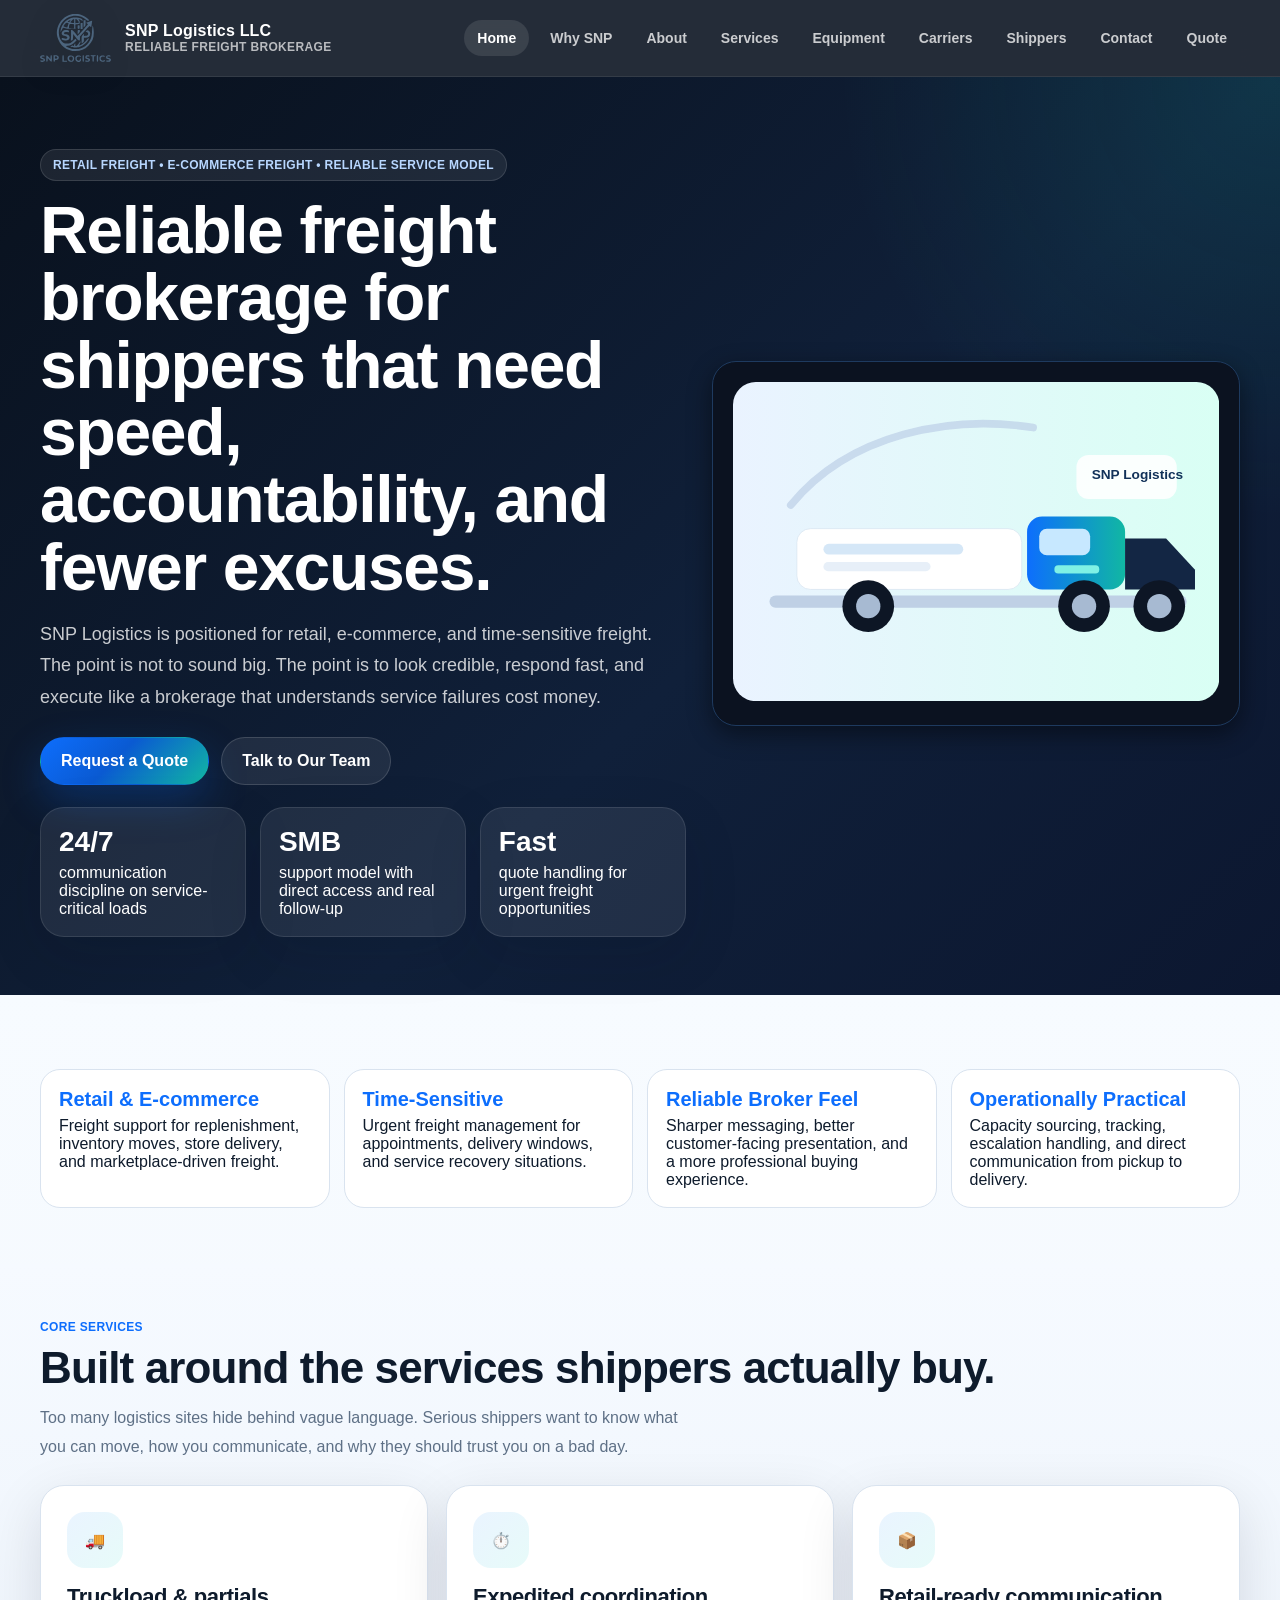
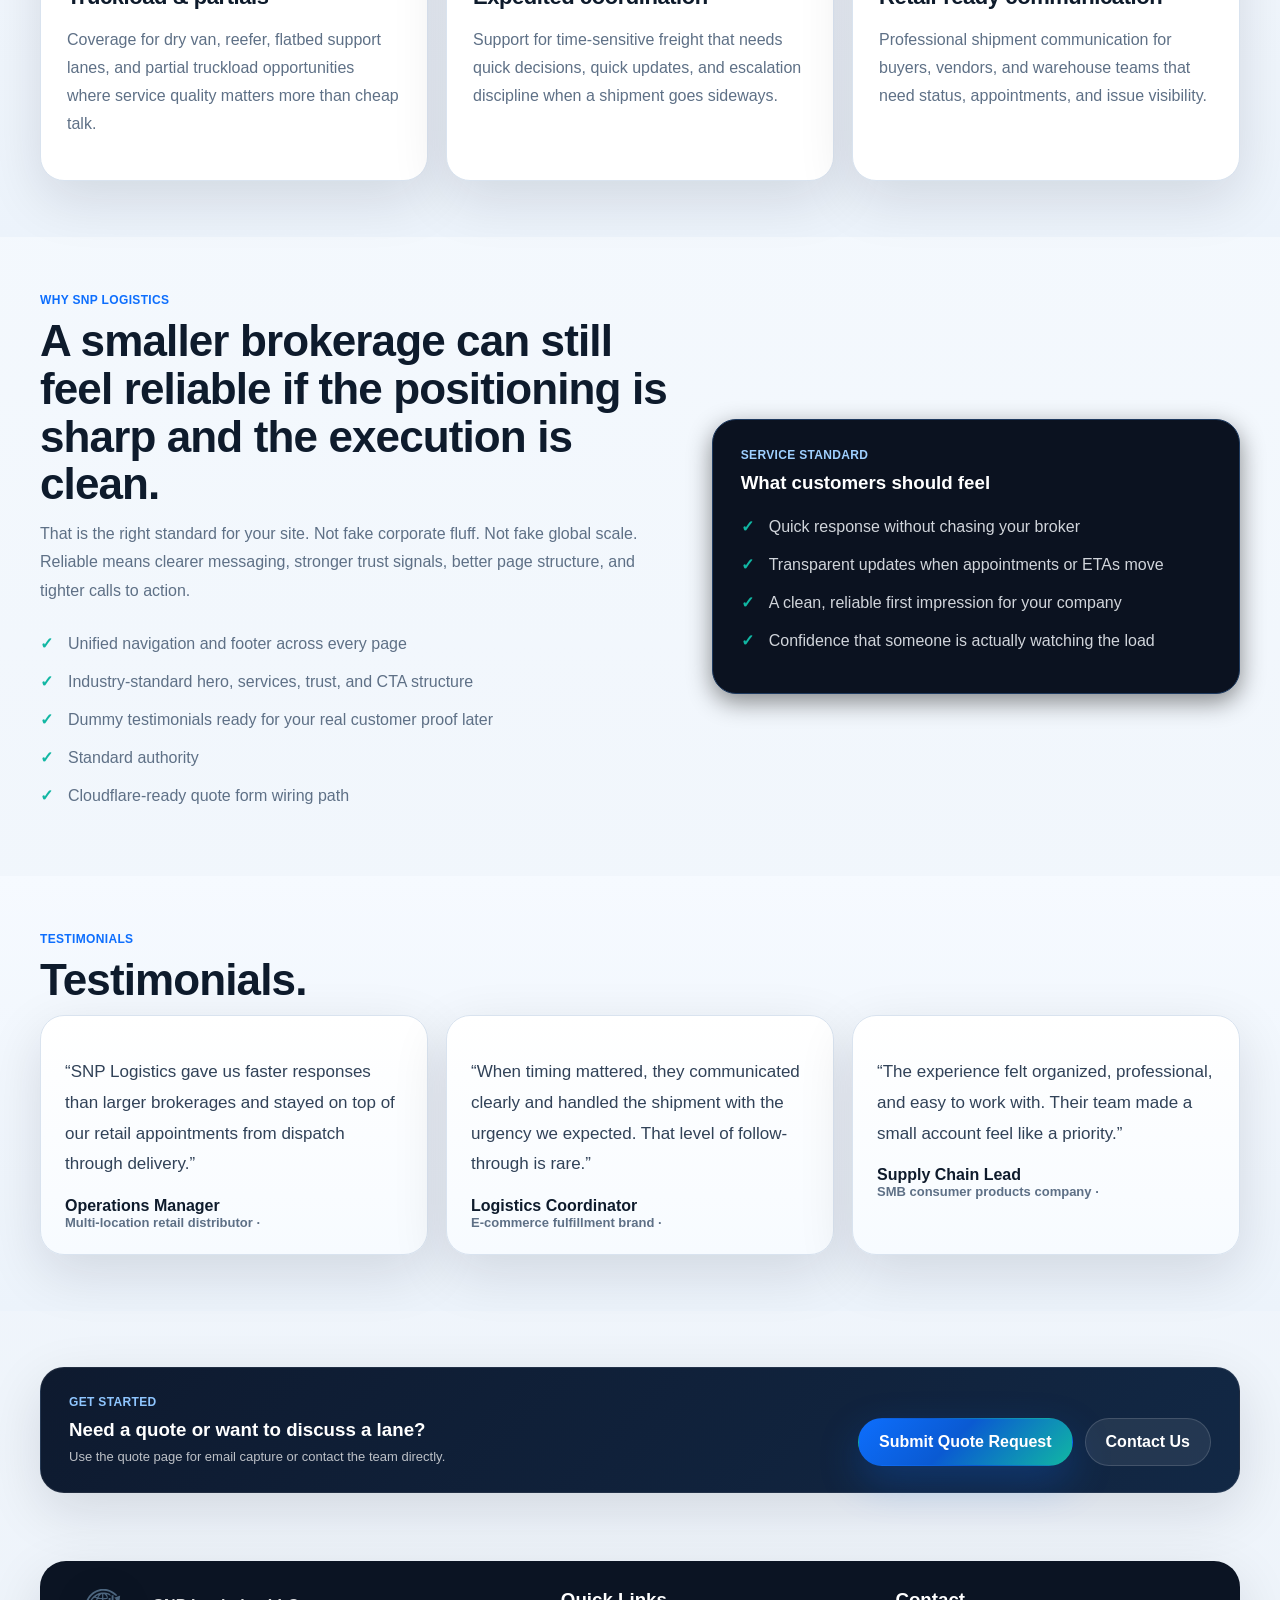
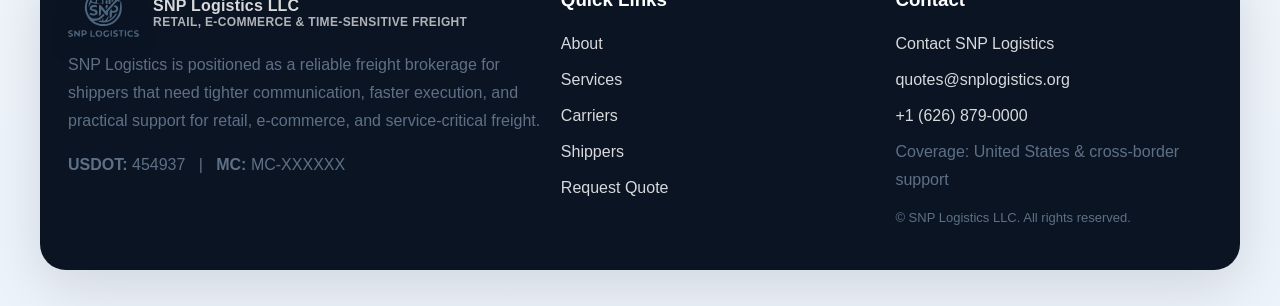
<file: index.html>
<!doctype html><html lang="en"><head><meta charset="utf-8"><meta name="viewport" content="width=device-width, initial-scale=1"><title>SNP Logistics LLC | Reliable Freight Brokerage</title><meta name="description" content="Reliable freight brokerage for retail, e-commerce, and time-sensitive freight."><style>
:root{
  --bg:#09111d;
  --bg-soft:#0f1b2e;
  --panel:#0d1727;
  --panel-2:#111f34;
  --card:#ffffff;
  --card-2:#f5f8fc;
  --text:#0e1b2c;
  --muted:#5e7086;
  --line:#d9e3ef;
  --brand:#0d6efd;
  --brand-2:#11b7a3;
  --ink:#ffffff;
  --shadow:0 18px 55px rgba(7,17,31,.12);
  --radius:24px;
  --max:1200px;
}
*{box-sizing:border-box}
html{scroll-behavior:smooth}
body{margin:0;font-family:Inter,Segoe UI,Arial,sans-serif;background:linear-gradient(180deg,#eef4fb 0%,#f7fbff 28%,#edf3fa 100%);color:var(--text)}
a{text-decoration:none;color:inherit}
img{display:block;max-width:100%}
.container{width:min(var(--max),calc(100% - 32px));margin:0 auto}
.site-header{position:sticky;top:0;z-index:40;background:rgba(8,17,29,.88);backdrop-filter:blur(16px);border-bottom:1px solid rgba(255,255,255,.08)}
.header-inner{display:flex;align-items:center;justify-content:space-between;gap:20px;padding:14px 0}
.brand{display:flex;align-items:center;gap:14px;color:#fff;font-weight:800;letter-spacing:.2px}
.brand img{height:48px;width:auto;object-fit:contain;filter:drop-shadow(0 6px 16px rgba(0,0,0,.24))}
.brand small{display:block;color:rgba(255,255,255,.68);font-size:12px;font-weight:600;letter-spacing:.35px;text-transform:uppercase}
.site-nav{display:flex;gap:8px;flex-wrap:wrap;justify-content:flex-end}
.site-nav a{padding:10px 13px;border-radius:999px;color:rgba(255,255,255,.76);font-weight:700;font-size:14px}
.site-nav a:hover,.site-nav a[aria-current="page"]{background:rgba(255,255,255,.1);color:#fff}
.hero{padding:72px 0 58px;background:radial-gradient(circle at top right,rgba(17,183,163,.14),transparent 28%),linear-gradient(135deg,#09111d,#10203a 58%,#0c1730);color:#fff}
.hero-grid,.split{display:grid;grid-template-columns:1.1fr .9fr;gap:26px;align-items:center}
.eyebrow{display:inline-flex;align-items:center;gap:8px;padding:8px 12px;border-radius:999px;background:rgba(255,255,255,.08);border:1px solid rgba(255,255,255,.12);font-size:12px;font-weight:800;letter-spacing:.32px;text-transform:uppercase;color:#b8d7ff}
.hero h1,.page-hero h1{font-size:clamp(34px,5.8vw,66px);line-height:1.02;margin:16px 0 14px;letter-spacing:-.02em}
.lead,.page-hero p{font-size:18px;line-height:1.75;color:rgba(255,255,255,.78);max-width:64ch}
.actions{display:flex;gap:12px;flex-wrap:wrap;margin-top:24px}
.btn{display:inline-flex;align-items:center;justify-content:center;padding:14px 20px;border-radius:999px;font-weight:800;border:1px solid transparent;transition:.22s ease;cursor:pointer}
.btn:hover{transform:translateY(-1px)}
.btn-primary{background:linear-gradient(135deg,var(--brand),#0a5ad2 45%,var(--brand-2));color:#fff;box-shadow:0 16px 40px rgba(13,110,253,.26)}
.btn-secondary{background:rgba(255,255,255,.08);border-color:rgba(255,255,255,.14);color:#fff}
.hero-card,.dark-card,.inline-cta,.card,.stat{border-radius:var(--radius);box-shadow:var(--shadow)}
.hero-card,.dark-card{background:#0b1220;border:1px solid #1e3a5f;box-shadow:0 8px 24px rgba(0,0,0,0.45);}
.hero-card{padding:20px}
.metric-grid{display:grid;grid-template-columns:repeat(3,1fr);gap:14px;margin-top:22px}
.stat{background:rgba(255,255,255,.08);padding:18px;border:1px solid rgba(255,255,255,.1)}
.stat strong{display:block;font-size:28px;color:#fff;margin-bottom:6px}
.section{padding:56px 0}
.section.alt{background:linear-gradient(180deg,#f6faff 0%,#ecf3fb 100%)}
.section h2{font-size:clamp(28px,4vw,44px);line-height:1.08;margin:0 0 12px;letter-spacing:-.02em}
.section-copy{max-width:72ch;color:var(--muted);line-height:1.8;margin:0 0 24px}
.grid-2,.grid-3,.grid-4{display:grid;gap:18px}
.grid-2{grid-template-columns:repeat(2,1fr)}
.grid-3{grid-template-columns:repeat(3,1fr)}
.grid-4{grid-template-columns:repeat(4,1fr)}
.card{background:#fff;border:1px solid var(--line);padding:26px}
.card h3{margin:0 0 10px;font-size:22px;letter-spacing:-.02em}
.card p,.card li,.row div,.footer-shell p,.footer-shell li,.badge-list li,.check-list li{color:var(--muted);line-height:1.75}
.kicker{font-size:12px;font-weight:900;letter-spacing:.34px;text-transform:uppercase;color:var(--brand);margin-bottom:10px}
.icon-box{width:56px;height:56px;border-radius:18px;display:grid;place-items:center;background:linear-gradient(135deg,#eaf4ff,#e7fbf9);margin-bottom:16px}
.dark-card{padding:28px;color:#fff}
.dark-card p,.dark-card li{color:#d1d5db;}
.badge-list,.check-list{list-style:none;padding:0;margin:16px 0 0}
.badge-list li,.check-list li{position:relative;padding-left:28px;margin:10px 0}
.badge-list li::before,.check-list li::before{content:'✓';position:absolute;left:0;top:0;color:var(--brand-2);font-weight:900}
.page-hero{padding:58px 0 24px;background:linear-gradient(135deg,#09111d,#10203a 58%,#0c1730);color:#fff}
.page-hero .hero-card{background:linear-gradient(180deg,rgba(255,255,255,.08),rgba(255,255,255,.04))}
.page-hero p{color:rgba(255,255,255,.78)}
.table-like{display:grid;gap:12px}
.row{display:grid;grid-template-columns:1fr 2fr;gap:16px;padding:18px 20px;background:#fff;border:1px solid var(--line);border-radius:20px}
.row strong{font-size:16px}
.inline-cta{display:flex;justify-content:space-between;align-items:center;gap:18px;padding:26px 28px;background:linear-gradient(135deg,#0e1a2f,#122845);color:#fff;border:1px solid rgba(255,255,255,.08)}
.inline-cta .small{color:rgba(255,255,255,.72)}
.quote-strip{display:grid;grid-template-columns:repeat(4,1fr);gap:14px;margin-top:18px}
.quote-strip .item{background:#fff;border:1px solid var(--line);border-radius:20px;padding:18px}
.quote-strip strong{display:block;color:var(--brand);font-size:20px;margin-bottom:6px}
.testimonial{background:linear-gradient(180deg,#fff,#f7fbff);border:1px solid var(--line);border-radius:24px;padding:24px;box-shadow:var(--shadow)}
.testimonial p{font-size:17px;line-height:1.8;color:#314258}
.testimonial .meta{margin-top:14px;font-weight:800;color:#0e1b2c}
.testimonial .meta span{display:block;font-size:13px;color:var(--muted);font-weight:600}
.form-grid{display:grid;grid-template-columns:repeat(2,1fr);gap:16px}
.form-grid .full{grid-column:1 / -1}
label{display:block;font-size:14px;font-weight:800}
input,select,textarea{width:100%;margin-top:8px;padding:14px 15px;border-radius:16px;border:1px solid #cad8e8;background:#fff;color:var(--text);font:inherit}
textarea{min-height:130px;resize:vertical}
.notice{padding:15px 18px;border-radius:16px;background:#f2f8ff;border:1px solid #cfe0f6;color:#355270}
footer.site-footer{padding:12px 0 36px}
.footer-shell{display:grid;grid-template-columns:1.2fr .8fr .8fr;gap:18px;padding:28px;background:#0b1423;color:#fff;border-radius:26px;box-shadow:var(--shadow)}
.footer-shell ul{list-style:none;padding:0;margin:0}
.footer-shell li{margin:8px 0}
.footer-shell a{color:rgba(255,255,255,.84)}
.small{font-size:13px;color:var(--muted)}
.center{text-align:center}
@media (max-width:980px){.hero-grid,.split,.grid-4,.grid-3,.grid-2,.footer-shell,.form-grid,.row,.quote-strip,.metric-grid{grid-template-columns:1fr}}
@media (max-width:860px){.header-inner{flex-direction:column;align-items:flex-start}.site-nav{justify-content:flex-start;overflow:auto;width:100%}}
</style></head><body><header class="site-header"><div class="container header-inner"><a class="brand" href="index.html" aria-label="SNP Logistics home"><img src="assets/icons/logo.svg" alt="SNP Logistics logo"><span>SNP Logistics LLC<small>Reliable Freight Brokerage</small></span></a><nav class="site-nav" aria-label="Primary"><a href="index.html" aria-current="page">Home</a><a href="why-us.html">Why SNP</a><a href="about.html">About</a><a href="services.html">Services</a><a href="equipment.html">Equipment</a><a href="carriers.html">Carriers</a><a href="shippers.html">Shippers</a><a href="contact.html">Contact</a><a href="request-quote.html">Quote</a></nav></div></header><main>
<section class="hero"><div class="container hero-grid"><div><span class="eyebrow">Retail freight • e-commerce freight • reliable service model</span><h1>Reliable freight brokerage for shippers that need speed, accountability, and fewer excuses.</h1><p class="lead">SNP Logistics is positioned for retail, e-commerce, and time-sensitive freight. The point is not to sound big. The point is to look credible, respond fast, and execute like a brokerage that understands service failures cost money.</p><div class="actions"><a class="btn btn-primary" href="request-quote.html">Request a Quote</a><a class="btn btn-secondary" href="contact.html">Talk to Our Team</a></div><div class="metric-grid"><div class="stat"><strong>24/7</strong><span>communication discipline on service-critical loads</span></div><div class="stat"><strong>SMB</strong><span>support model with direct access and real follow-up</span></div><div class="stat"><strong>Fast</strong><span>quote handling for urgent freight opportunities</span></div></div></div><div class="hero-card"><svg viewBox="0 0 640 420" xmlns="http://www.w3.org/2000/svg" role="img" aria-label="Freight truck illustration"><defs><linearGradient id="bg1" x1="0" x2="1"><stop offset="0%" stop-color="#eaf3ff"/><stop offset="100%" stop-color="#d9fff4"/></linearGradient><linearGradient id="truck" x1="0" x2="1"><stop offset="0%" stop-color="#0d6efd"/><stop offset="100%" stop-color="#11b7a3"/></linearGradient></defs><rect width="640" height="420" rx="30" fill="url(#bg1)"/><path d="M56 289h533" stroke="#bfd0e5" stroke-width="16" stroke-linecap="round"/><rect x="84" y="193" width="296" height="80" rx="18" fill="#fff" stroke="#d8e5f1"/><rect x="387" y="177" width="129" height="96" rx="20" fill="url(#truck)"/><path d="M516 206h54l38 41v26h-92z" fill="#132644"/><rect x="403" y="193" width="67" height="35" rx="10" fill="#c7e8ff"/><circle cx="178" cy="295" r="34" fill="#0d1625"/><circle cx="178" cy="295" r="16" fill="#a7bad2"/><circle cx="462" cy="295" r="34" fill="#0d1625"/><circle cx="462" cy="295" r="16" fill="#a7bad2"/><circle cx="561" cy="295" r="34" fill="#0d1625"/><circle cx="561" cy="295" r="16" fill="#a7bad2"/><rect x="119" y="213" width="184" height="14" rx="7" fill="#d5e7f7"/><rect x="119" y="237" width="141" height="12" rx="6" fill="#e7eff8"/><rect x="423" y="241" width="59" height="11" rx="5" fill="#7ff1e5"/><path d="M76 162c78-95 212-119 319-102" stroke="#bfd2e8" stroke-width="10" stroke-linecap="round" fill="none" opacity=".75"/><rect x="452" y="96" width="132" height="58" rx="16" fill="#fff" opacity=".88"/><text x="472" y="128" font-family="Arial, sans-serif" font-size="18" font-weight="700" fill="#123259">SNP Logistics</text></svg></div></div></section>
<section class="section"><div class="container"><div class="quote-strip"><div class="item"><strong>Retail &amp; E-commerce</strong><span>Freight support for replenishment, inventory moves, store delivery, and marketplace-driven freight.</span></div><div class="item"><strong>Time-Sensitive</strong><span>Urgent freight management for appointments, delivery windows, and service recovery situations.</span></div><div class="item"><strong>Reliable Broker Feel</strong><span>Sharper messaging, better customer-facing presentation, and a more professional buying experience.</span></div><div class="item"><strong>Operationally Practical</strong><span>Capacity sourcing, tracking, escalation handling, and direct communication from pickup to delivery.</span></div></div></div></section>
<section class="section alt"><div class="container"><div class="kicker">Core Services</div><h2>Built around the services shippers actually buy.</h2><p class="section-copy">Too many logistics sites hide behind vague language. Serious shippers want to know what you can move, how you communicate, and why they should trust you on a bad day.</p><div class="grid-3"><article class="card"><div class="icon-box">🚚</div><h3>Truckload &amp; partials</h3><p>Coverage for dry van, reefer, flatbed support lanes, and partial truckload opportunities where service quality matters more than cheap talk.</p></article><article class="card"><div class="icon-box">⏱️</div><h3>Expedited coordination</h3><p>Support for time-sensitive freight that needs quick decisions, quick updates, and escalation discipline when a shipment goes sideways.</p></article><article class="card"><div class="icon-box">📦</div><h3>Retail-ready communication</h3><p>Professional shipment communication for buyers, vendors, and warehouse teams that need status, appointments, and issue visibility.</p></article></div></div></section>
<section class="section"><div class="container split"><article><div class="kicker">Why SNP Logistics</div><h2>A smaller brokerage can still feel reliable if the positioning is sharp and the execution is clean.</h2><p class="section-copy">That is the right standard for your site. Not fake corporate fluff. Not fake global scale. Reliable means clearer messaging, stronger trust signals, better page structure, and tighter calls to action.</p><ul class="check-list"><li>Unified navigation and footer across every page</li><li>Industry-standard hero, services, trust, and CTA structure</li><li>Dummy testimonials ready for your real customer proof later</li><li>Standard authority </li><li>Cloudflare-ready quote form wiring path</li></ul></article><aside class="dark-card"><div class="kicker" style="color:#9fd0ff">Service standard</div><h3 style="margin-top:0">What customers should feel</h3><ul class="badge-list"><li>Quick response without chasing your broker</li><li>Transparent updates when appointments or ETAs move</li><li>A clean, reliable first impression for your company</li><li>Confidence that someone is actually watching the load</li></ul></aside></div></section>
<section class="section alt"><div class="container"><div class="kicker">Testimonials</div><h2>Testimonials.</h2><div class="grid-3"><article class="testimonial"><p>“SNP Logistics gave us faster responses than larger brokerages and stayed on top of our retail appointments from dispatch through delivery.”</p><div class="meta">Operations Manager<span>Multi-location retail distributor ·</span></div></article><article class="testimonial"><p>“When timing mattered, they communicated clearly and handled the shipment with the urgency we expected. That level of follow-through is rare.”</p><div class="meta">Logistics Coordinator<span>E-commerce fulfillment brand · </span></div></article><article class="testimonial"><p>“The experience felt organized, professional, and easy to work with. Their team made a small account feel like a priority.”</p><div class="meta">Supply Chain Lead<span>SMB consumer products company · </span></div></article></div></div></section>
<section class="section"><div class="container"><div class="inline-cta"><div><div class="kicker" style="color:#8fc6ff">Get started</div><h3 style="margin:0 0 8px">Need a quote or want to discuss a lane?</h3><div class="small">Use the quote page for email capture or contact the team directly.</div></div><div class="actions"><a class="btn btn-primary" href="request-quote.html">Submit Quote Request</a><a class="btn btn-secondary" href="contact.html">Contact Us</a></div></div></div></section>
</main><footer class="site-footer"><div class="container"><div class="footer-shell"><div><a class="brand" href="index.html" aria-label="SNP Logistics home"><img src="assets/icons/logo.svg" alt="SNP Logistics logo"><span>SNP Logistics LLC<small>Retail, e-commerce &amp; time-sensitive freight</small></span></a><p style="margin-top:14px">SNP Logistics is positioned as a reliable freight brokerage for shippers that need tighter communication, faster execution, and practical support for retail, e-commerce, and service-critical freight.</p><p><strong>USDOT:</strong> 454937 &nbsp; | &nbsp; <strong>MC:</strong> MC-XXXXXX<br><span class="small"></span></p></div><div><h3 style="margin-top:0">Quick Links</h3><ul><li><a href="about.html">About</a></li><li><a href="services.html">Services</a></li><li><a href="carriers.html">Carriers</a></li><li><a href="shippers.html">Shippers</a></li><li><a href="request-quote.html">Request Quote</a></li></ul></div><div><h3 style="margin-top:0">Contact</h3><ul><li><a href="contact.html">Contact SNP Logistics</a></li><li><a href="mailto:manager@snplogistics.org">quotes@snplogistics.org</a></li><li><a href="tel:+1-626-879-0000">+1 (626) 879-0000</a></li><li>Coverage: United States &amp; cross-border support</li></ul><p class="small">© SNP Logistics LLC. All rights reserved.</p></div></div></div></footer></body></html>
</file>
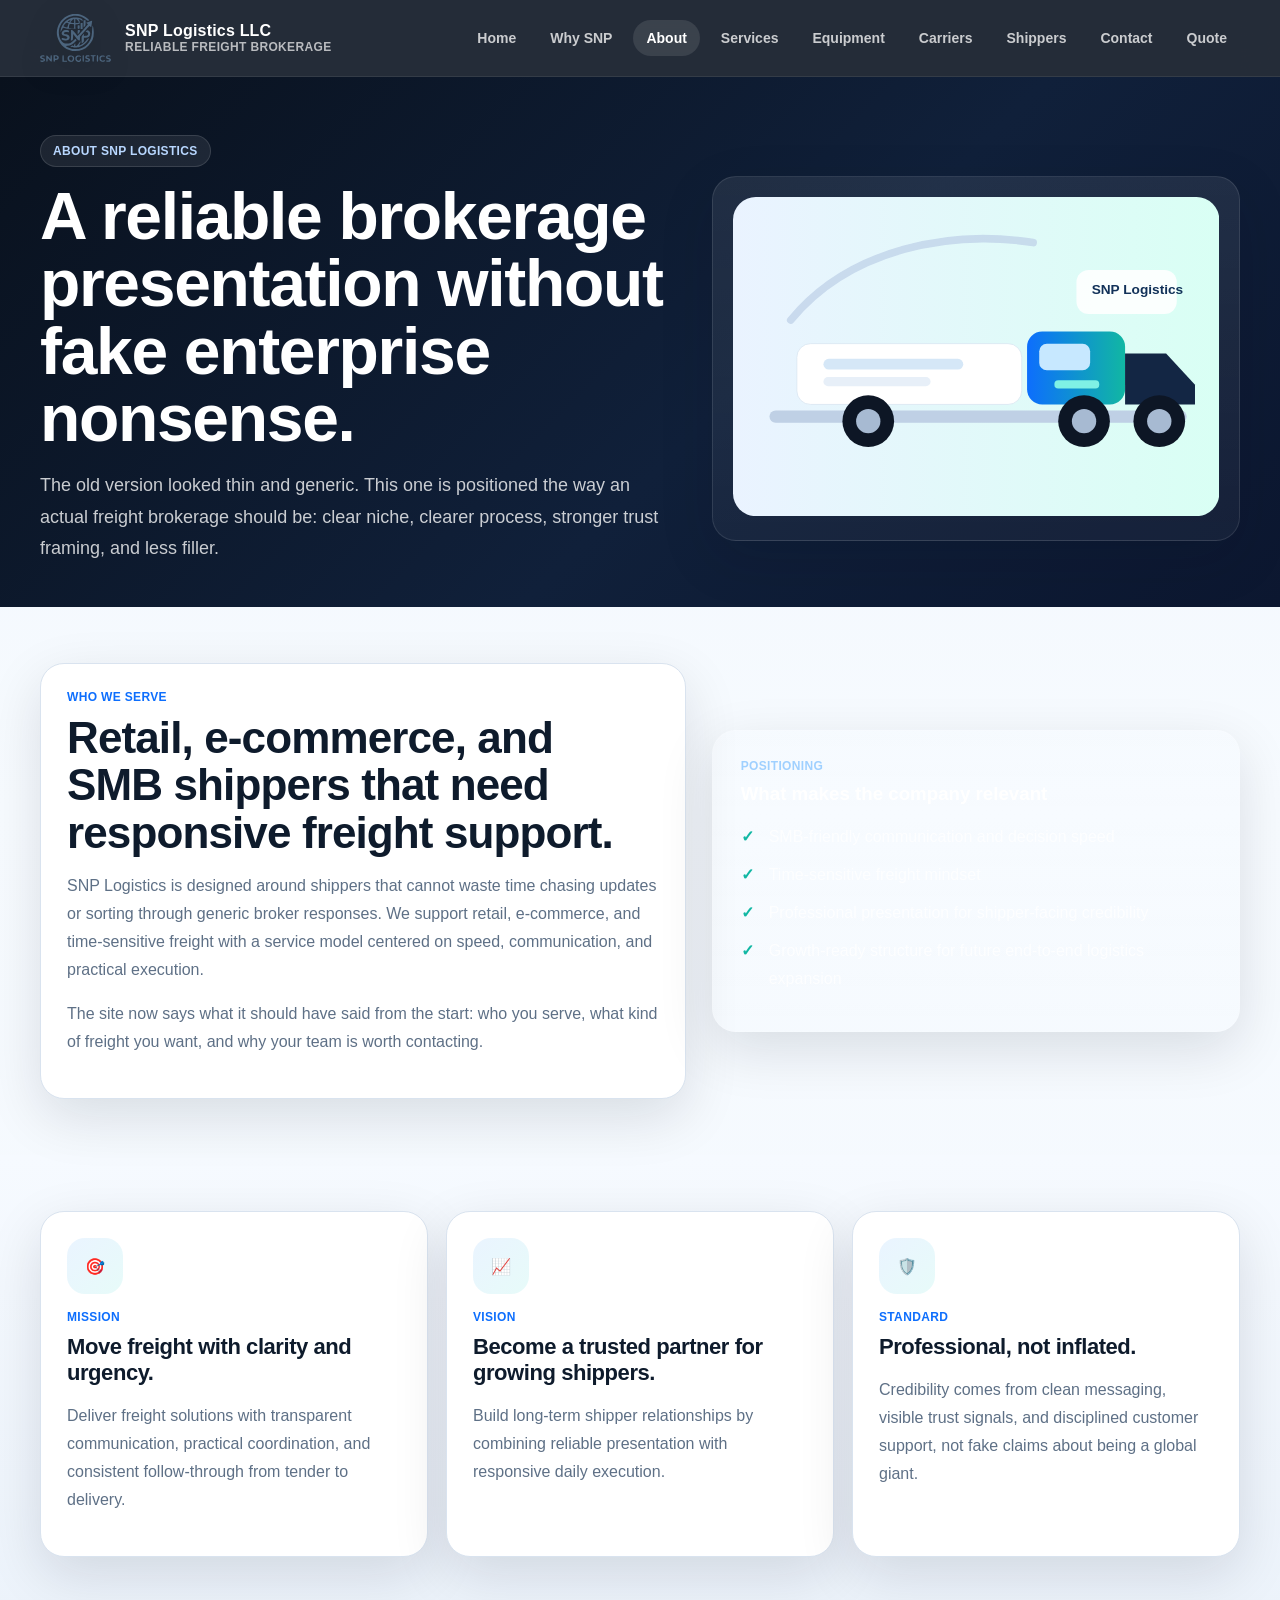
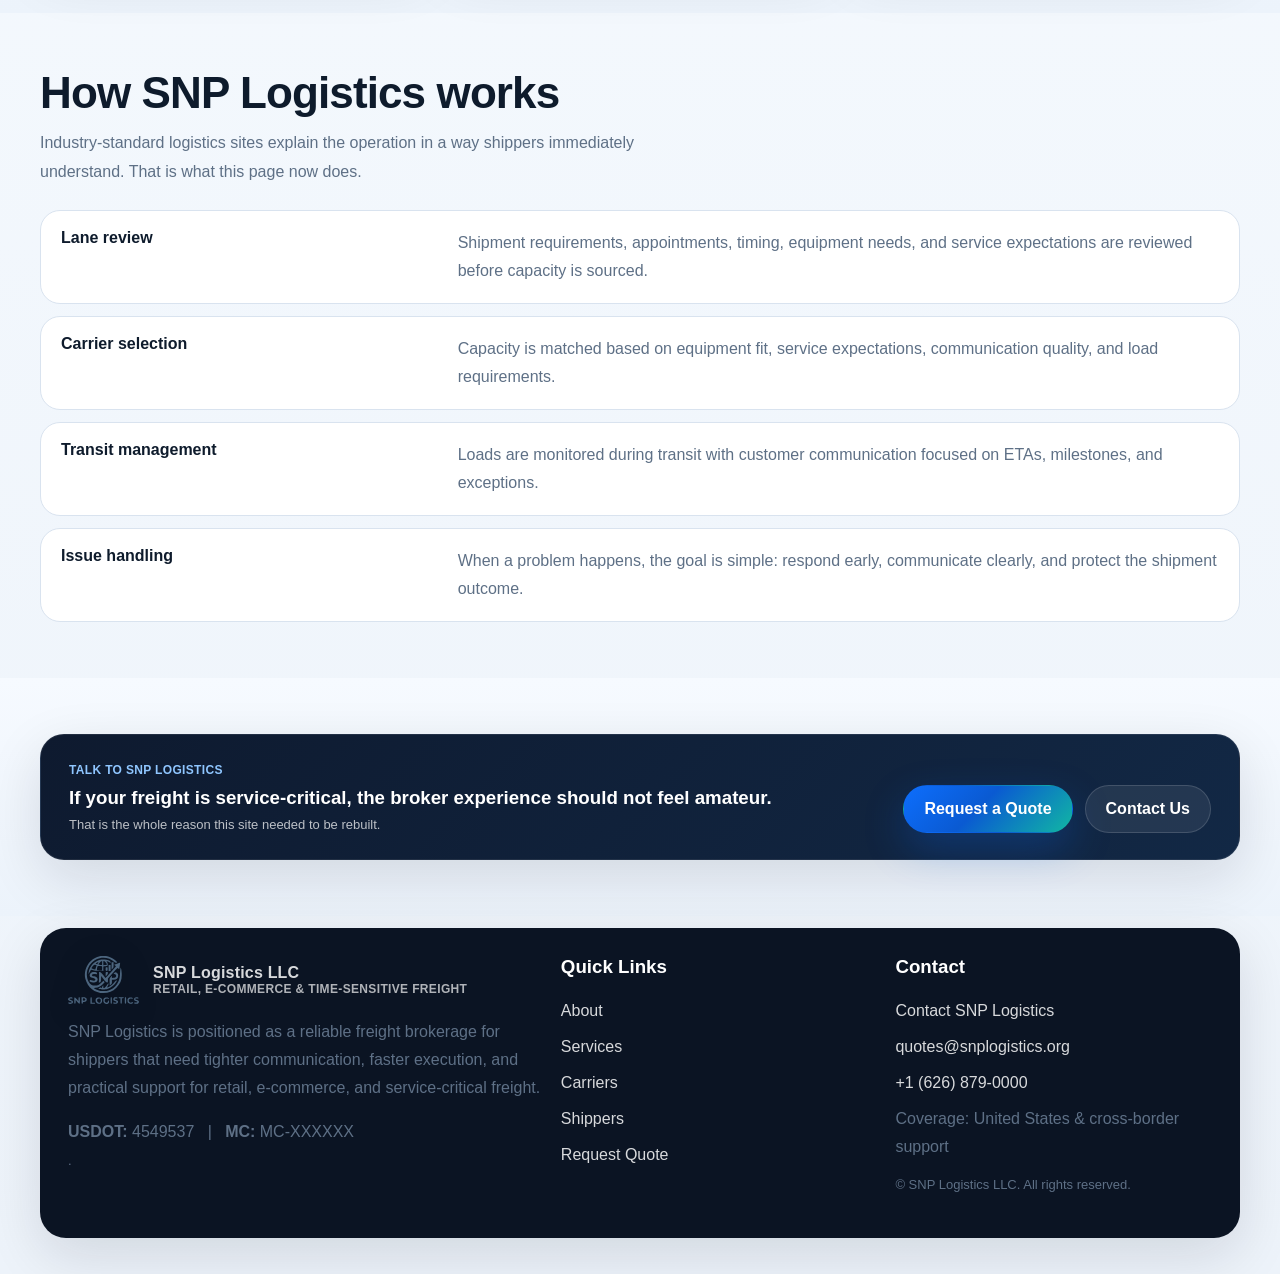
<file: about.html>
<!doctype html><html lang="en"><head><meta charset="utf-8"><meta name="viewport" content="width=device-width, initial-scale=1"><title>About | SNP Logistics LLC</title><meta name="description" content="About | SNP Logistics LLC"><style>
:root{
  --bg:#09111d;
  --bg-soft:#0f1b2e;
  --panel:#0d1727;
  --panel-2:#111f34;
  --card:#ffffff;
  --card-2:#f5f8fc;
  --text:#0e1b2c;
  --muted:#5e7086;
  --line:#d9e3ef;
  --brand:#0d6efd;
  --brand-2:#11b7a3;
  --ink:#ffffff;
  --shadow:0 18px 55px rgba(7,17,31,.12);
  --radius:24px;
  --max:1200px;
}
*{box-sizing:border-box}
html{scroll-behavior:smooth}
body{margin:0;font-family:Inter,Segoe UI,Arial,sans-serif;background:linear-gradient(180deg,#eef4fb 0%,#f7fbff 28%,#edf3fa 100%);color:var(--text)}
a{text-decoration:none;color:inherit}
img{display:block;max-width:100%}
.container{width:min(var(--max),calc(100% - 32px));margin:0 auto}
.site-header{position:sticky;top:0;z-index:40;background:rgba(8,17,29,.88);backdrop-filter:blur(16px);border-bottom:1px solid rgba(255,255,255,.08)}
.header-inner{display:flex;align-items:center;justify-content:space-between;gap:20px;padding:14px 0}
.brand{display:flex;align-items:center;gap:14px;color:#fff;font-weight:800;letter-spacing:.2px}
.brand img{height:48px;width:auto;object-fit:contain;filter:drop-shadow(0 6px 16px rgba(0,0,0,.24))}
.brand small{display:block;color:rgba(255,255,255,.68);font-size:12px;font-weight:600;letter-spacing:.35px;text-transform:uppercase}
.site-nav{display:flex;gap:8px;flex-wrap:wrap;justify-content:flex-end}
.site-nav a{padding:10px 13px;border-radius:999px;color:rgba(255,255,255,.76);font-weight:700;font-size:14px}
.site-nav a:hover,.site-nav a[aria-current="page"]{background:rgba(255,255,255,.1);color:#fff}
.hero{padding:72px 0 58px;background:radial-gradient(circle at top right,rgba(17,183,163,.14),transparent 28%),linear-gradient(135deg,#09111d,#10203a 58%,#0c1730);color:#fff}
.hero-grid,.split{display:grid;grid-template-columns:1.1fr .9fr;gap:26px;align-items:center}
.eyebrow{display:inline-flex;align-items:center;gap:8px;padding:8px 12px;border-radius:999px;background:rgba(255,255,255,.08);border:1px solid rgba(255,255,255,.12);font-size:12px;font-weight:800;letter-spacing:.32px;text-transform:uppercase;color:#b8d7ff}
.hero h1,.page-hero h1{font-size:clamp(34px,5.8vw,66px);line-height:1.02;margin:16px 0 14px;letter-spacing:-.02em}
.lead,.page-hero p{font-size:18px;line-height:1.75;color:rgba(255,255,255,.78);max-width:64ch}
.actions{display:flex;gap:12px;flex-wrap:wrap;margin-top:24px}
.btn{display:inline-flex;align-items:center;justify-content:center;padding:14px 20px;border-radius:999px;font-weight:800;border:1px solid transparent;transition:.22s ease;cursor:pointer}
.btn:hover{transform:translateY(-1px)}
.btn-primary{background:linear-gradient(135deg,var(--brand),#0a5ad2 45%,var(--brand-2));color:#fff;box-shadow:0 16px 40px rgba(13,110,253,.26)}
.btn-secondary{background:rgba(255,255,255,.08);border-color:rgba(255,255,255,.14);color:#fff}
.hero-card,.dark-card,.inline-cta,.card,.stat{border-radius:var(--radius);box-shadow:var(--shadow)}
.hero-card,.dark-card{background:linear-gradient(180deg,rgba(255,255,255,.08),rgba(255,255,255,.04));border:1px solid rgba(255,255,255,.1)}
.hero-card{padding:20px}
.metric-grid{display:grid;grid-template-columns:repeat(3,1fr);gap:14px;margin-top:22px}
.stat{background:rgba(255,255,255,.08);padding:18px;border:1px solid rgba(255,255,255,.1)}
.stat strong{display:block;font-size:28px;color:#fff;margin-bottom:6px}
.section{padding:56px 0}
.section.alt{background:linear-gradient(180deg,#f6faff 0%,#ecf3fb 100%)}
.section h2{font-size:clamp(28px,4vw,44px);line-height:1.08;margin:0 0 12px;letter-spacing:-.02em}
.section-copy{max-width:72ch;color:var(--muted);line-height:1.8;margin:0 0 24px}
.grid-2,.grid-3,.grid-4{display:grid;gap:18px}
.grid-2{grid-template-columns:repeat(2,1fr)}
.grid-3{grid-template-columns:repeat(3,1fr)}
.grid-4{grid-template-columns:repeat(4,1fr)}
.card{background:#fff;border:1px solid var(--line);padding:26px}
.card h3{margin:0 0 10px;font-size:22px;letter-spacing:-.02em}
.card p,.card li,.row div,.footer-shell p,.footer-shell li,.badge-list li,.check-list li{color:var(--muted);line-height:1.75}
.kicker{font-size:12px;font-weight:900;letter-spacing:.34px;text-transform:uppercase;color:var(--brand);margin-bottom:10px}
.icon-box{width:56px;height:56px;border-radius:18px;display:grid;place-items:center;background:linear-gradient(135deg,#eaf4ff,#e7fbf9);margin-bottom:16px}
.dark-card{padding:28px;color:#fff}
.dark-card p,.dark-card li{color:rgba(255,255,255,.78)}
.badge-list,.check-list{list-style:none;padding:0;margin:16px 0 0}
.badge-list li,.check-list li{position:relative;padding-left:28px;margin:10px 0}
.badge-list li::before,.check-list li::before{content:'✓';position:absolute;left:0;top:0;color:var(--brand-2);font-weight:900}
.page-hero{padding:58px 0 24px;background:linear-gradient(135deg,#09111d,#10203a 58%,#0c1730);color:#fff}
.page-hero .hero-card{background:linear-gradient(180deg,rgba(255,255,255,.08),rgba(255,255,255,.04))}
.page-hero p{color:rgba(255,255,255,.78)}
.table-like{display:grid;gap:12px}
.row{display:grid;grid-template-columns:1fr 2fr;gap:16px;padding:18px 20px;background:#fff;border:1px solid var(--line);border-radius:20px}
.row strong{font-size:16px}
.inline-cta{display:flex;justify-content:space-between;align-items:center;gap:18px;padding:26px 28px;background:linear-gradient(135deg,#0e1a2f,#122845);color:#fff;border:1px solid rgba(255,255,255,.08)}
.inline-cta .small{color:rgba(255,255,255,.72)}
.quote-strip{display:grid;grid-template-columns:repeat(4,1fr);gap:14px;margin-top:18px}
.quote-strip .item{background:#fff;border:1px solid var(--line);border-radius:20px;padding:18px}
.quote-strip strong{display:block;color:var(--brand);font-size:20px;margin-bottom:6px}
.testimonial{background:linear-gradient(180deg,#fff,#f7fbff);border:1px solid var(--line);border-radius:24px;padding:24px;box-shadow:var(--shadow)}
.testimonial p{font-size:17px;line-height:1.8;color:#314258}
.testimonial .meta{margin-top:14px;font-weight:800;color:#0e1b2c}
.testimonial .meta span{display:block;font-size:13px;color:var(--muted);font-weight:600}
.form-grid{display:grid;grid-template-columns:repeat(2,1fr);gap:16px}
.form-grid .full{grid-column:1 / -1}
label{display:block;font-size:14px;font-weight:800}
input,select,textarea{width:100%;margin-top:8px;padding:14px 15px;border-radius:16px;border:1px solid #cad8e8;background:#fff;color:var(--text);font:inherit}
textarea{min-height:130px;resize:vertical}
.notice{padding:15px 18px;border-radius:16px;background:#f2f8ff;border:1px solid #cfe0f6;color:#355270}
footer.site-footer{padding:12px 0 36px}
.footer-shell{display:grid;grid-template-columns:1.2fr .8fr .8fr;gap:18px;padding:28px;background:#0b1423;color:#fff;border-radius:26px;box-shadow:var(--shadow)}
.footer-shell ul{list-style:none;padding:0;margin:0}
.footer-shell li{margin:8px 0}
.footer-shell a{color:rgba(255,255,255,.84)}
.small{font-size:13px;color:var(--muted)}
.center{text-align:center}
@media (max-width:980px){.hero-grid,.split,.grid-4,.grid-3,.grid-2,.footer-shell,.form-grid,.row,.quote-strip,.metric-grid{grid-template-columns:1fr}}
@media (max-width:860px){.header-inner{flex-direction:column;align-items:flex-start}.site-nav{justify-content:flex-start;overflow:auto;width:100%}}
</style></head><body><header class="site-header"><div class="container header-inner"><a class="brand" href="index.html" aria-label="SNP Logistics home"><img src="assets/icons/logo.svg" alt="SNP Logistics logo"><span>SNP Logistics LLC<small>Reliable Freight Brokerage</small></span></a><nav class="site-nav" aria-label="Primary"><a href="index.html">Home</a><a href="why-us.html">Why SNP</a><a href="about.html" aria-current="page">About</a><a href="services.html">Services</a><a href="equipment.html">Equipment</a><a href="carriers.html">Carriers</a><a href="shippers.html">Shippers</a><a href="contact.html">Contact</a><a href="request-quote.html">Quote</a></nav></div></header><main><section class="page-hero"><div class="container hero-grid"><div><span class="eyebrow">About SNP Logistics</span><h1>A reliable brokerage presentation without fake enterprise nonsense.</h1><p>The old version looked thin and generic. This one is positioned the way an actual freight brokerage should be: clear niche, clearer process, stronger trust framing, and less filler.</p></div><div class="hero-card"><svg viewBox="0 0 640 420" xmlns="http://www.w3.org/2000/svg" role="img" aria-label="Freight truck illustration"><defs><linearGradient id="bg1" x1="0" x2="1"><stop offset="0%" stop-color="#eaf3ff"/><stop offset="100%" stop-color="#d9fff4"/></linearGradient><linearGradient id="truck" x1="0" x2="1"><stop offset="0%" stop-color="#0d6efd"/><stop offset="100%" stop-color="#11b7a3"/></linearGradient></defs><rect width="640" height="420" rx="30" fill="url(#bg1)"/><path d="M56 289h533" stroke="#bfd0e5" stroke-width="16" stroke-linecap="round"/><rect x="84" y="193" width="296" height="80" rx="18" fill="#fff" stroke="#d8e5f1"/><rect x="387" y="177" width="129" height="96" rx="20" fill="url(#truck)"/><path d="M516 206h54l38 41v26h-92z" fill="#132644"/><rect x="403" y="193" width="67" height="35" rx="10" fill="#c7e8ff"/><circle cx="178" cy="295" r="34" fill="#0d1625"/><circle cx="178" cy="295" r="16" fill="#a7bad2"/><circle cx="462" cy="295" r="34" fill="#0d1625"/><circle cx="462" cy="295" r="16" fill="#a7bad2"/><circle cx="561" cy="295" r="34" fill="#0d1625"/><circle cx="561" cy="295" r="16" fill="#a7bad2"/><rect x="119" y="213" width="184" height="14" rx="7" fill="#d5e7f7"/><rect x="119" y="237" width="141" height="12" rx="6" fill="#e7eff8"/><rect x="423" y="241" width="59" height="11" rx="5" fill="#7ff1e5"/><path d="M76 162c78-95 212-119 319-102" stroke="#bfd2e8" stroke-width="10" stroke-linecap="round" fill="none" opacity=".75"/><rect x="452" y="96" width="132" height="58" rx="16" fill="#fff" opacity=".88"/><text x="472" y="128" font-family="Arial, sans-serif" font-size="18" font-weight="700" fill="#123259">SNP Logistics</text></svg></div></div></section><section class="section"><div class="container split"><article class="card"><div class="kicker">Who we serve</div><h2>Retail, e-commerce, and SMB shippers that need responsive freight support.</h2><p>SNP Logistics is designed around shippers that cannot waste time chasing updates or sorting through generic broker responses. We support retail, e-commerce, and time-sensitive freight with a service model centered on speed, communication, and practical execution.</p><p>The site now says what it should have said from the start: who you serve, what kind of freight you want, and why your team is worth contacting.</p></article><aside class="dark-card"><div class="kicker" style="color:#9fd0ff">Positioning</div><h3 style="margin-top:0">What makes the company relevant</h3><ul class="badge-list"><li>SMB-friendly communication and decision speed</li><li>Time-sensitive freight mindset</li><li>Professional presentation for shipper-facing credibility</li><li>Growth-ready structure for future end-to-end logistics expansion</li></ul></aside></div></section><section class="section alt"><div class="container grid-3"><article class="card"><div class="icon-box">🎯</div><div class="kicker">Mission</div><h3>Move freight with clarity and urgency.</h3><p>Deliver freight solutions with transparent communication, practical coordination, and consistent follow-through from tender to delivery.</p></article><article class="card"><div class="icon-box">📈</div><div class="kicker">Vision</div><h3>Become a trusted partner for growing shippers.</h3><p>Build long-term shipper relationships by combining reliable presentation with responsive daily execution.</p></article><article class="card"><div class="icon-box">🛡️</div><div class="kicker">Standard</div><h3>Professional, not inflated.</h3><p>Credibility comes from clean messaging, visible trust signals, and disciplined customer support, not fake claims about being a global giant.</p></article></div></div></section><section class="section"><div class="container"><h2>How SNP Logistics works</h2><p class="section-copy">Industry-standard logistics sites explain the operation in a way shippers immediately understand. That is what this page now does.</p><div class="table-like"><div class="row"><strong>Lane review</strong><div>Shipment requirements, appointments, timing, equipment needs, and service expectations are reviewed before capacity is sourced.</div></div><div class="row"><strong>Carrier selection</strong><div>Capacity is matched based on equipment fit, service expectations, communication quality, and load requirements.</div></div><div class="row"><strong>Transit management</strong><div>Loads are monitored during transit with customer communication focused on ETAs, milestones, and exceptions.</div></div><div class="row"><strong>Issue handling</strong><div>When a problem happens, the goal is simple: respond early, communicate clearly, and protect the shipment outcome.</div></div></div></div></section><section class="section alt"><div class="container"><div class="inline-cta"><div><div class="kicker" style="color:#8fc6ff">Talk to SNP Logistics</div><h3 style="margin:0 0 8px">If your freight is service-critical, the broker experience should not feel amateur.</h3><div class="small">That is the whole reason this site needed to be rebuilt.</div></div><div class="actions"><a class="btn btn-primary" href="request-quote.html">Request a Quote</a><a class="btn btn-secondary" href="contact.html">Contact Us</a></div></div></div></section></main><footer class="site-footer"><div class="container"><div class="footer-shell"><div><a class="brand" href="index.html" aria-label="SNP Logistics home"><img src="assets/icons/logo.svg" alt="SNP Logistics logo"><span>SNP Logistics LLC<small>Retail, e-commerce &amp; time-sensitive freight</small></span></a><p style="margin-top:14px">SNP Logistics is positioned as a reliable freight brokerage for shippers that need tighter communication, faster execution, and practical support for retail, e-commerce, and service-critical freight.</p><p><strong>USDOT:</strong> 4549537 &nbsp; | &nbsp; <strong>MC:</strong> MC-XXXXXX<br><span class="small">.</span></p></div><div><h3 style="margin-top:0">Quick Links</h3><ul><li><a href="about.html">About</a></li><li><a href="services.html">Services</a></li><li><a href="carriers.html">Carriers</a></li><li><a href="shippers.html">Shippers</a></li><li><a href="request-quote.html">Request Quote</a></li></ul></div><div><h3 style="margin-top:0">Contact</h3><ul><li><a href="contact.html">Contact SNP Logistics</a></li><li><a href="mailto:quotes@snplogistics.org">quotes@snplogistics.org</a></li><li><a href="tel:+1-626-879-0000">+1 (626) 879-0000</a></li><li>Coverage: United States &amp; cross-border support</li></ul><p class="small">© SNP Logistics LLC. All rights reserved.</p></div></div></div></footer></body></html>
</file>
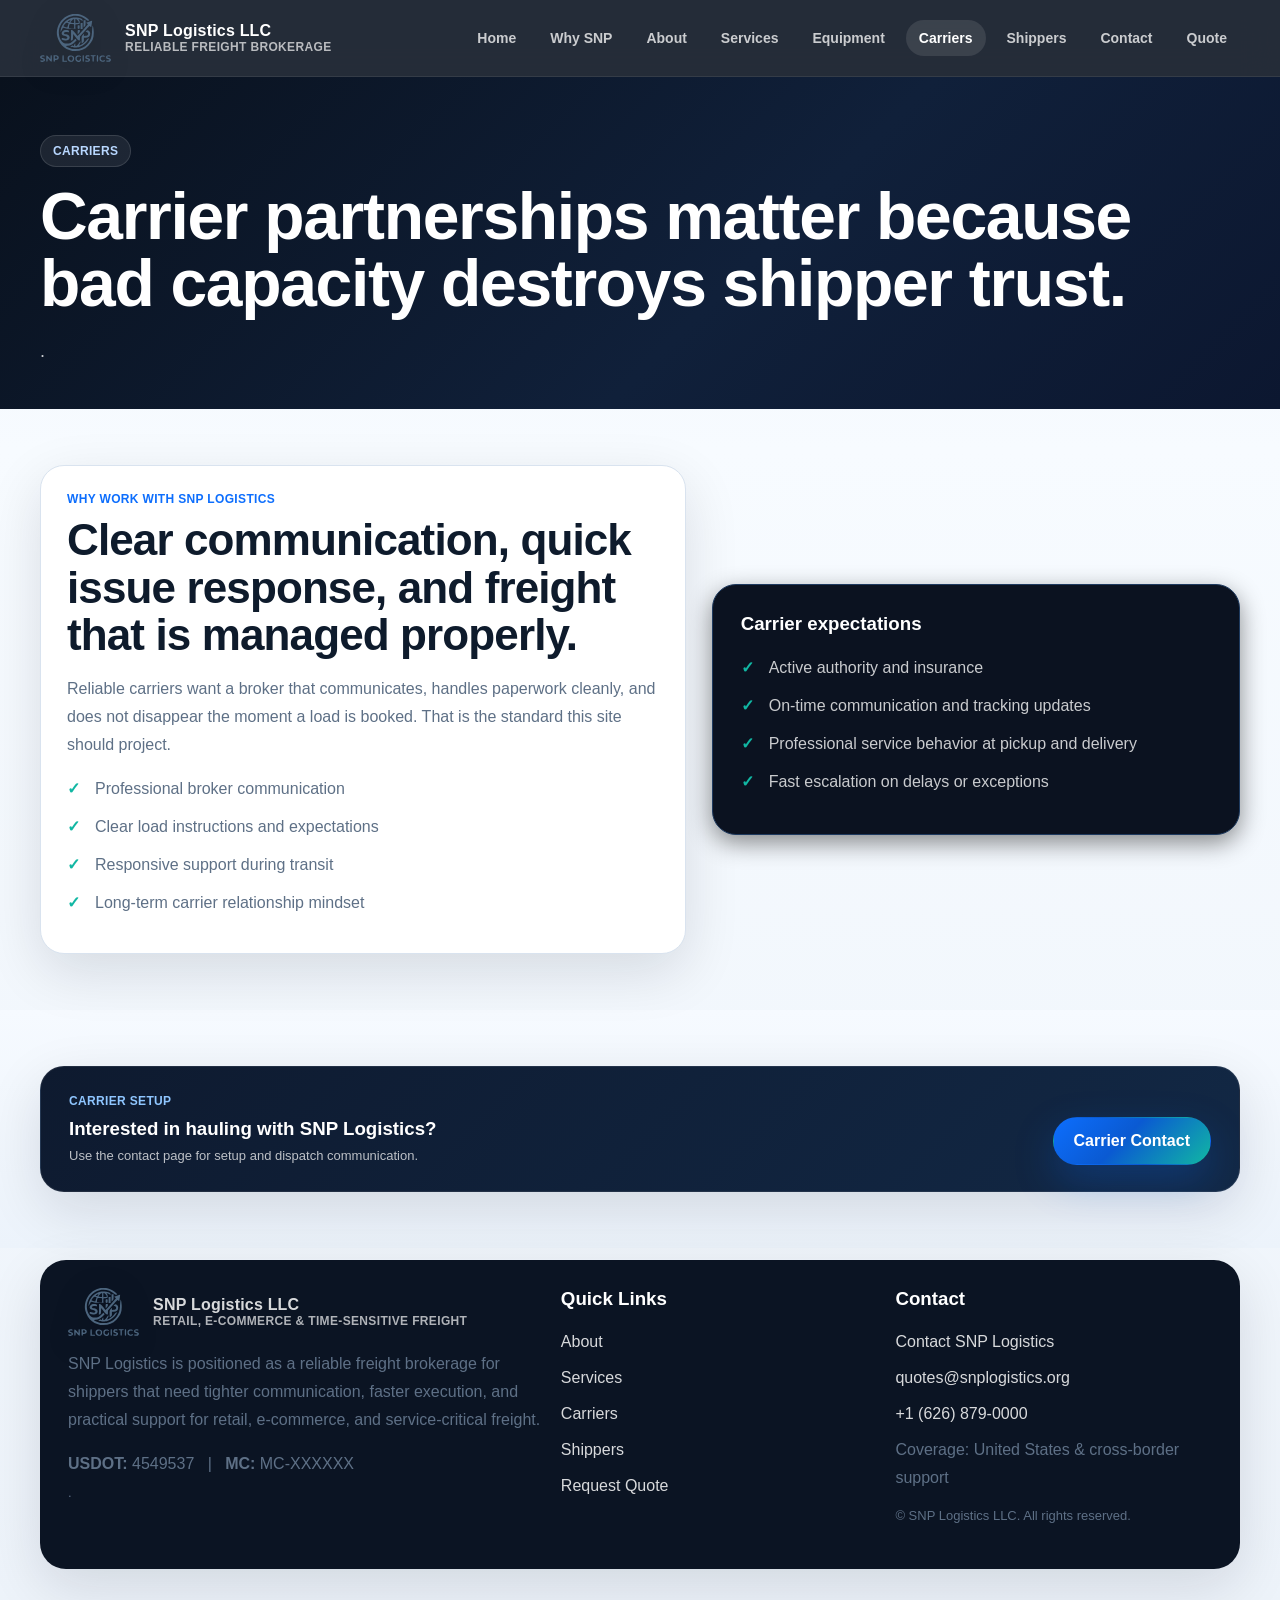
<file: carriers.html>
<!doctype html><html lang="en"><head><meta charset="utf-8"><meta name="viewport" content="width=device-width, initial-scale=1"><title>Carriers | SNP Logistics LLC</title><meta name="description" content="Carriers | SNP Logistics LLC"><style>
:root{
  --bg:#09111d;
  --bg-soft:#0f1b2e;
  --panel:#0d1727;
  --panel-2:#111f34;
  --card:#ffffff;
  --card-2:#f5f8fc;
  --text:#0e1b2c;
  --muted:#5e7086;
  --line:#d9e3ef;
  --brand:#0d6efd;
  --brand-2:#11b7a3;
  --ink:#ffffff;
  --shadow:0 18px 55px rgba(7,17,31,.12);
  --radius:24px;
  --max:1200px;
}
*{box-sizing:border-box}
html{scroll-behavior:smooth}
body{margin:0;font-family:Inter,Segoe UI,Arial,sans-serif;background:linear-gradient(180deg,#eef4fb 0%,#f7fbff 28%,#edf3fa 100%);color:var(--text)}
a{text-decoration:none;color:inherit}
img{display:block;max-width:100%}
.container{width:min(var(--max),calc(100% - 32px));margin:0 auto}
.site-header{position:sticky;top:0;z-index:40;background:rgba(8,17,29,.88);backdrop-filter:blur(16px);border-bottom:1px solid rgba(255,255,255,.08)}
.header-inner{display:flex;align-items:center;justify-content:space-between;gap:20px;padding:14px 0}
.brand{display:flex;align-items:center;gap:14px;color:#fff;font-weight:800;letter-spacing:.2px}
.brand img{height:48px;width:auto;object-fit:contain;filter:drop-shadow(0 6px 16px rgba(0,0,0,.24))}
.brand small{display:block;color:rgba(255,255,255,.68);font-size:12px;font-weight:600;letter-spacing:.35px;text-transform:uppercase}
.site-nav{display:flex;gap:8px;flex-wrap:wrap;justify-content:flex-end}
.site-nav a{padding:10px 13px;border-radius:999px;color:rgba(255,255,255,.76);font-weight:700;font-size:14px}
.site-nav a:hover,.site-nav a[aria-current="page"]{background:rgba(255,255,255,.1);color:#fff}
.hero{padding:72px 0 58px;background:radial-gradient(circle at top right,rgba(17,183,163,.14),transparent 28%),linear-gradient(135deg,#09111d,#10203a 58%,#0c1730);color:#fff}
.hero-grid,.split{display:grid;grid-template-columns:1.1fr .9fr;gap:26px;align-items:center}
.eyebrow{display:inline-flex;align-items:center;gap:8px;padding:8px 12px;border-radius:999px;background:rgba(255,255,255,.08);border:1px solid rgba(255,255,255,.12);font-size:12px;font-weight:800;letter-spacing:.32px;text-transform:uppercase;color:#b8d7ff}
.hero h1,.page-hero h1{font-size:clamp(34px,5.8vw,66px);line-height:1.02;margin:16px 0 14px;letter-spacing:-.02em}
.lead,.page-hero p{font-size:18px;line-height:1.75;color:rgba(255,255,255,.78);max-width:64ch}
.actions{display:flex;gap:12px;flex-wrap:wrap;margin-top:24px}
.btn{display:inline-flex;align-items:center;justify-content:center;padding:14px 20px;border-radius:999px;font-weight:800;border:1px solid transparent;transition:.22s ease;cursor:pointer}
.btn:hover{transform:translateY(-1px)}
.btn-primary{background:linear-gradient(135deg,var(--brand),#0a5ad2 45%,var(--brand-2));color:#fff;box-shadow:0 16px 40px rgba(13,110,253,.26)}
.btn-secondary{background:rgba(255,255,255,.08);border-color:rgba(255,255,255,.14);color:#fff}
.hero-card,.dark-card,.inline-cta,.card,.stat{border-radius:var(--radius);box-shadow:var(--shadow)}
.hero-card,.dark-card{background:#0b1220;border:1px solid #1e3a5f;box-shadow:0 8px 24px rgba(0,0,0,0.45);}
.hero-card{padding:20px}
.metric-grid{display:grid;grid-template-columns:repeat(3,1fr);gap:14px;margin-top:22px}
.stat{background:rgba(255,255,255,.08);padding:18px;border:1px solid rgba(255,255,255,.1)}
.stat strong{display:block;font-size:28px;color:#fff;margin-bottom:6px}
.section{padding:56px 0}
.section.alt{background:linear-gradient(180deg,#f6faff 0%,#ecf3fb 100%)}
.section h2{font-size:clamp(28px,4vw,44px);line-height:1.08;margin:0 0 12px;letter-spacing:-.02em}
.section-copy{max-width:72ch;color:var(--muted);line-height:1.8;margin:0 0 24px}
.grid-2,.grid-3,.grid-4{display:grid;gap:18px}
.grid-2{grid-template-columns:repeat(2,1fr)}
.grid-3{grid-template-columns:repeat(3,1fr)}
.grid-4{grid-template-columns:repeat(4,1fr)}
.card{background:#fff;border:1px solid var(--line);padding:26px}
.card h3{margin:0 0 10px;font-size:22px;letter-spacing:-.02em}
.card p,.card li,.row div,.footer-shell p,.footer-shell li,.badge-list li,.check-list li{color:var(--muted);line-height:1.75}
.kicker{font-size:12px;font-weight:900;letter-spacing:.34px;text-transform:uppercase;color:var(--brand);margin-bottom:10px}
.icon-box{width:56px;height:56px;border-radius:18px;display:grid;place-items:center;background:linear-gradient(135deg,#eaf4ff,#e7fbf9);margin-bottom:16px}
.dark-card{padding:28px;color:#fff}
.dark-card p,.dark-card li{color:rgba(255,255,255,.78)}
.badge-list,.check-list{list-style:none;padding:0;margin:16px 0 0}
.badge-list li,.check-list li{position:relative;padding-left:28px;margin:10px 0}
.badge-list li::before,.check-list li::before{content:'✓';position:absolute;left:0;top:0;color:var(--brand-2);font-weight:900}
.page-hero{padding:58px 0 24px;background:linear-gradient(135deg,#09111d,#10203a 58%,#0c1730);color:#fff}
.page-hero .hero-card{background:linear-gradient(180deg,rgba(255,255,255,.08),rgba(255,255,255,.04))}
.page-hero p{color:rgba(255,255,255,.78)}
.table-like{display:grid;gap:12px}
.row{display:grid;grid-template-columns:1fr 2fr;gap:16px;padding:18px 20px;background:#fff;border:1px solid var(--line);border-radius:20px}
.row strong{font-size:16px}
.inline-cta{display:flex;justify-content:space-between;align-items:center;gap:18px;padding:26px 28px;background:linear-gradient(135deg,#0e1a2f,#122845);color:#fff;border:1px solid rgba(255,255,255,.08)}
.inline-cta .small{color:rgba(255,255,255,.72)}
.quote-strip{display:grid;grid-template-columns:repeat(4,1fr);gap:14px;margin-top:18px}
.quote-strip .item{background:#fff;border:1px solid var(--line);border-radius:20px;padding:18px}
.quote-strip strong{display:block;color:var(--brand);font-size:20px;margin-bottom:6px}
.testimonial{background:linear-gradient(180deg,#fff,#f7fbff);border:1px solid var(--line);border-radius:24px;padding:24px;box-shadow:var(--shadow)}
.testimonial p{font-size:17px;line-height:1.8;color:#314258}
.testimonial .meta{margin-top:14px;font-weight:800;color:#0e1b2c}
.testimonial .meta span{display:block;font-size:13px;color:var(--muted);font-weight:600}
.form-grid{display:grid;grid-template-columns:repeat(2,1fr);gap:16px}
.form-grid .full{grid-column:1 / -1}
label{display:block;font-size:14px;font-weight:800}
input,select,textarea{width:100%;margin-top:8px;padding:14px 15px;border-radius:16px;border:1px solid #cad8e8;background:#fff;color:var(--text);font:inherit}
textarea{min-height:130px;resize:vertical}
.notice{padding:15px 18px;border-radius:16px;background:#f2f8ff;border:1px solid #cfe0f6;color:#355270}
footer.site-footer{padding:12px 0 36px}
.footer-shell{display:grid;grid-template-columns:1.2fr .8fr .8fr;gap:18px;padding:28px;background:#0b1423;color:#fff;border-radius:26px;box-shadow:var(--shadow)}
.footer-shell ul{list-style:none;padding:0;margin:0}
.footer-shell li{margin:8px 0}
.footer-shell a{color:rgba(255,255,255,.84)}
.small{font-size:13px;color:var(--muted)}
.center{text-align:center}
@media (max-width:980px){.hero-grid,.split,.grid-4,.grid-3,.grid-2,.footer-shell,.form-grid,.row,.quote-strip,.metric-grid{grid-template-columns:1fr}}
@media (max-width:860px){.header-inner{flex-direction:column;align-items:flex-start}.site-nav{justify-content:flex-start;overflow:auto;width:100%}}
</style></head><body><header class="site-header"><div class="container header-inner"><a class="brand" href="index.html" aria-label="SNP Logistics home"><img src="assets/icons/logo.svg" alt="SNP Logistics logo"><span>SNP Logistics LLC<small>Reliable Freight Brokerage</small></span></a><nav class="site-nav" aria-label="Primary"><a href="index.html">Home</a><a href="why-us.html">Why SNP</a><a href="about.html">About</a><a href="services.html">Services</a><a href="equipment.html">Equipment</a><a href="carriers.html" aria-current="page">Carriers</a><a href="shippers.html">Shippers</a><a href="contact.html">Contact</a><a href="request-quote.html">Quote</a></nav></div></header><main><section class="page-hero"><div class="container"><span class="eyebrow">Carriers</span><h1>Carrier partnerships matter because bad capacity destroys shipper trust.</h1><p>.</p></div></section><section class="section"><div class="container split"><article class="card"><div class="kicker">Why work with SNP Logistics</div><h2>Clear communication, quick issue response, and freight that is managed properly.</h2><p>Reliable carriers want a broker that communicates, handles paperwork cleanly, and does not disappear the moment a load is booked. That is the standard this site should project.</p><ul class="check-list"><li>Professional broker communication</li><li>Clear load instructions and expectations</li><li>Responsive support during transit</li><li>Long-term carrier relationship mindset</li></ul></article><aside class="dark-card"><h3 style="margin-top:0">Carrier expectations</h3><ul class="badge-list"><li>Active authority and insurance</li><li>On-time communication and tracking updates</li><li>Professional service behavior at pickup and delivery</li><li>Fast escalation on delays or exceptions</li></ul></aside></div></section><section class="section alt"><div class="container"><div class="inline-cta"><div><div class="kicker" style="color:#8fc6ff">Carrier setup</div><h3 style="margin:0 0 8px">Interested in hauling with SNP Logistics?</h3><div class="small">Use the contact page for setup and dispatch communication.</div></div><div class="actions"><a class="btn btn-primary" href="contact.html">Carrier Contact</a></div></div></div></section></main><footer class="site-footer"><div class="container"><div class="footer-shell"><div><a class="brand" href="index.html" aria-label="SNP Logistics home"><img src="assets/icons/logo.svg" alt="SNP Logistics logo"><span>SNP Logistics LLC<small>Retail, e-commerce &amp; time-sensitive freight</small></span></a><p style="margin-top:14px">SNP Logistics is positioned as a reliable freight brokerage for shippers that need tighter communication, faster execution, and practical support for retail, e-commerce, and service-critical freight.</p><p><strong>USDOT:</strong> 4549537 &nbsp; | &nbsp; <strong>MC:</strong> MC-XXXXXX<br><span class="small">.</span></p></div><div><h3 style="margin-top:0">Quick Links</h3><ul><li><a href="about.html">About</a></li><li><a href="services.html">Services</a></li><li><a href="carriers.html">Carriers</a></li><li><a href="shippers.html">Shippers</a></li><li><a href="request-quote.html">Request Quote</a></li></ul></div><div><h3 style="margin-top:0">Contact</h3><ul><li><a href="contact.html">Contact SNP Logistics</a></li><li><a href="mailto:quotes@snplogistics.org">quotes@snplogistics.org</a></li><li><a href="tel:+1-000-000-0000">+1 (626) 879-0000</a></li><li>Coverage: United States &amp; cross-border support</li></ul><p class="small">© SNP Logistics LLC. All rights reserved.</p></div></div></div></footer></body></html>
</file>
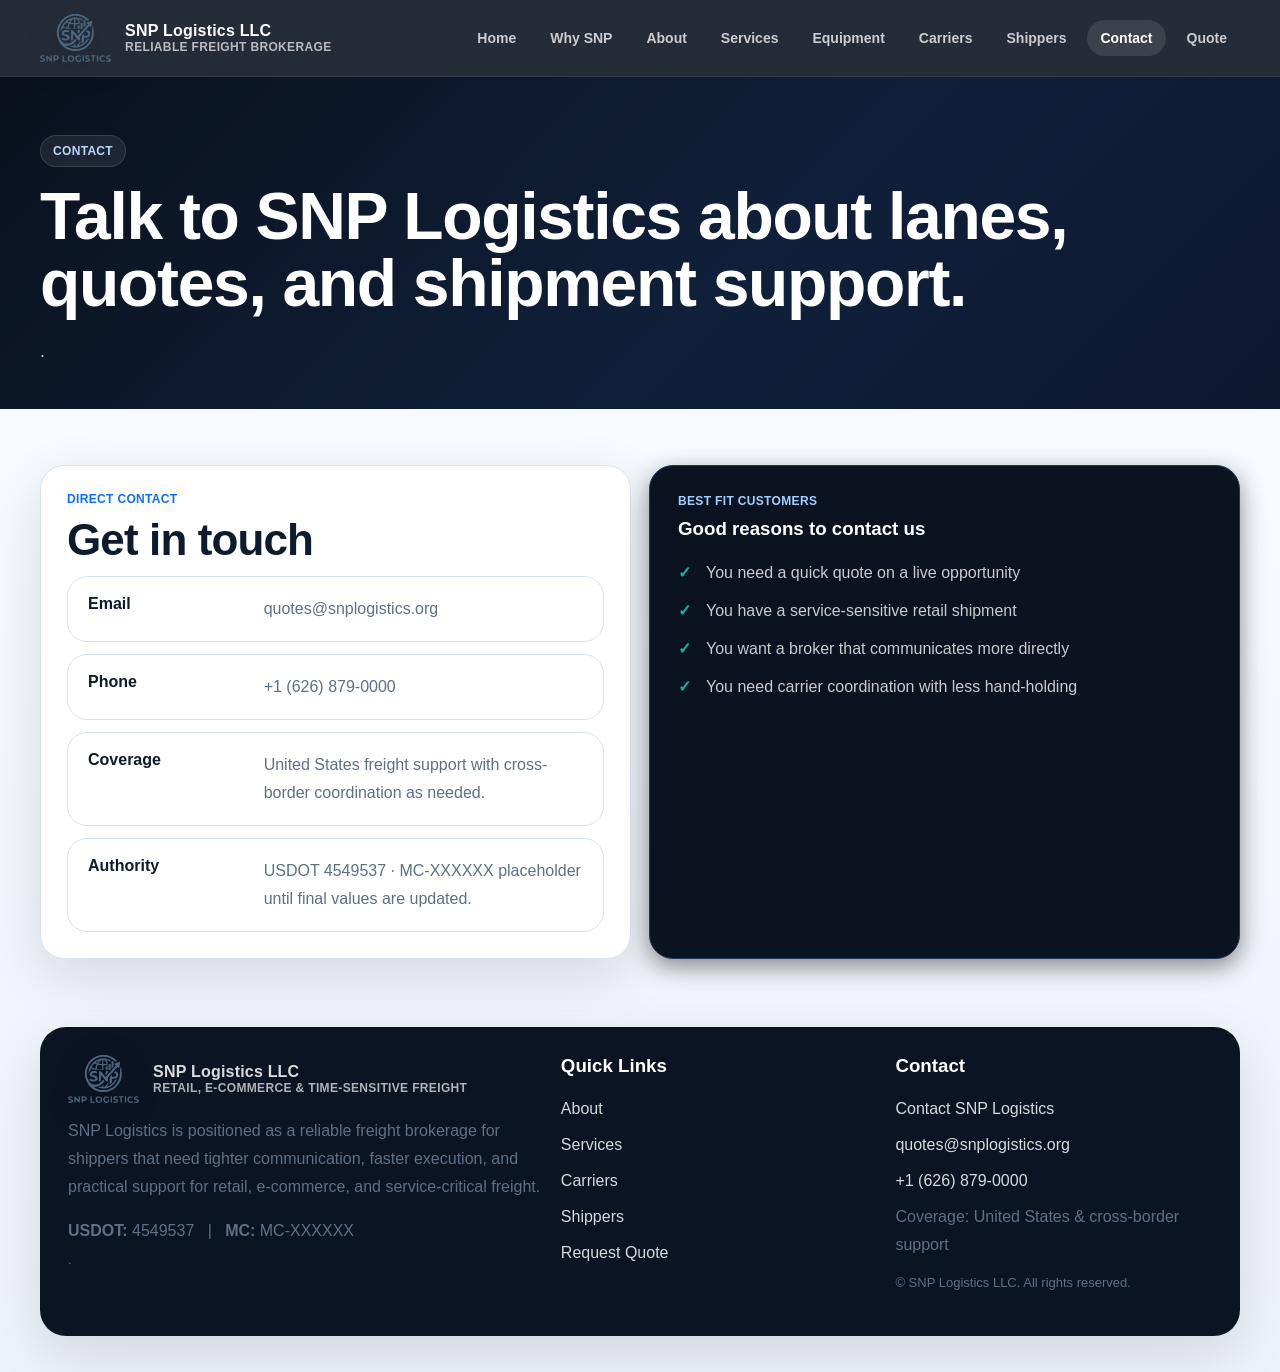
<file: contact.html>
<!doctype html><html lang="en"><head><meta charset="utf-8"><meta name="viewport" content="width=device-width, initial-scale=1"><title>Contact | SNP Logistics LLC</title><meta name="description" content="Contact | SNP Logistics LLC"><style>
:root{
  --bg:#09111d;
  --bg-soft:#0f1b2e;
  --panel:#0d1727;
  --panel-2:#111f34;
  --card:#ffffff;
  --card-2:#f5f8fc;
  --text:#0e1b2c;
  --muted:#5e7086;
  --line:#d9e3ef;
  --brand:#0d6efd;
  --brand-2:#11b7a3;
  --ink:#ffffff;
  --shadow:0 18px 55px rgba(7,17,31,.12);
  --radius:24px;
  --max:1200px;
}
*{box-sizing:border-box}
html{scroll-behavior:smooth}
body{margin:0;font-family:Inter,Segoe UI,Arial,sans-serif;background:linear-gradient(180deg,#eef4fb 0%,#f7fbff 28%,#edf3fa 100%);color:var(--text)}
a{text-decoration:none;color:inherit}
img{display:block;max-width:100%}
.container{width:min(var(--max),calc(100% - 32px));margin:0 auto}
.site-header{position:sticky;top:0;z-index:40;background:rgba(8,17,29,.88);backdrop-filter:blur(16px);border-bottom:1px solid rgba(255,255,255,.08)}
.header-inner{display:flex;align-items:center;justify-content:space-between;gap:20px;padding:14px 0}
.brand{display:flex;align-items:center;gap:14px;color:#fff;font-weight:800;letter-spacing:.2px}
.brand img{height:48px;width:auto;object-fit:contain;filter:drop-shadow(0 6px 16px rgba(0,0,0,.24))}
.brand small{display:block;color:rgba(255,255,255,.68);font-size:12px;font-weight:600;letter-spacing:.35px;text-transform:uppercase}
.site-nav{display:flex;gap:8px;flex-wrap:wrap;justify-content:flex-end}
.site-nav a{padding:10px 13px;border-radius:999px;color:rgba(255,255,255,.76);font-weight:700;font-size:14px}
.site-nav a:hover,.site-nav a[aria-current="page"]{background:rgba(255,255,255,.1);color:#fff}
.hero{padding:72px 0 58px;background:radial-gradient(circle at top right,rgba(17,183,163,.14),transparent 28%),linear-gradient(135deg,#09111d,#10203a 58%,#0c1730);color:#fff}
.hero-grid,.split{display:grid;grid-template-columns:1.1fr .9fr;gap:26px;align-items:center}
.eyebrow{display:inline-flex;align-items:center;gap:8px;padding:8px 12px;border-radius:999px;background:rgba(255,255,255,.08);border:1px solid rgba(255,255,255,.12);font-size:12px;font-weight:800;letter-spacing:.32px;text-transform:uppercase;color:#b8d7ff}
.hero h1,.page-hero h1{font-size:clamp(34px,5.8vw,66px);line-height:1.02;margin:16px 0 14px;letter-spacing:-.02em}
.lead,.page-hero p{font-size:18px;line-height:1.75;color:rgba(255,255,255,.78);max-width:64ch}
.actions{display:flex;gap:12px;flex-wrap:wrap;margin-top:24px}
.btn{display:inline-flex;align-items:center;justify-content:center;padding:14px 20px;border-radius:999px;font-weight:800;border:1px solid transparent;transition:.22s ease;cursor:pointer}
.btn:hover{transform:translateY(-1px)}
.btn-primary{background:linear-gradient(135deg,var(--brand),#0a5ad2 45%,var(--brand-2));color:#fff;box-shadow:0 16px 40px rgba(13,110,253,.26)}
.btn-secondary{background:rgba(255,255,255,.08);border-color:rgba(255,255,255,.14);color:#fff}
.hero-card,.dark-card,.inline-cta,.card,.stat{border-radius:var(--radius);box-shadow:var(--shadow)}
.hero-card,.dark-card{background:#0b1220;border:1px solid #1e3a5f;box-shadow:0 8px 24px rgba(0,0,0,0.45);}
.hero-card{padding:20px}
.metric-grid{display:grid;grid-template-columns:repeat(3,1fr);gap:14px;margin-top:22px}
.stat{background:rgba(255,255,255,.08);padding:18px;border:1px solid rgba(255,255,255,.1)}
.stat strong{display:block;font-size:28px;color:#fff;margin-bottom:6px}
.section{padding:56px 0}
.section.alt{background:linear-gradient(180deg,#f6faff 0%,#ecf3fb 100%)}
.section h2{font-size:clamp(28px,4vw,44px);line-height:1.08;margin:0 0 12px;letter-spacing:-.02em}
.section-copy{max-width:72ch;color:var(--muted);line-height:1.8;margin:0 0 24px}
.grid-2,.grid-3,.grid-4{display:grid;gap:18px}
.grid-2{grid-template-columns:repeat(2,1fr)}
.grid-3{grid-template-columns:repeat(3,1fr)}
.grid-4{grid-template-columns:repeat(4,1fr)}
.card{background:#fff;border:1px solid var(--line);padding:26px}
.card h3{margin:0 0 10px;font-size:22px;letter-spacing:-.02em}
.card p,.card li,.row div,.footer-shell p,.footer-shell li,.badge-list li,.check-list li{color:var(--muted);line-height:1.75}
.kicker{font-size:12px;font-weight:900;letter-spacing:.34px;text-transform:uppercase;color:var(--brand);margin-bottom:10px}
.icon-box{width:56px;height:56px;border-radius:18px;display:grid;place-items:center;background:linear-gradient(135deg,#eaf4ff,#e7fbf9);margin-bottom:16px}
.dark-card{padding:28px;color:#fff}
.dark-card p,.dark-card li{color:rgba(255,255,255,.78)}
.badge-list,.check-list{list-style:none;padding:0;margin:16px 0 0}
.badge-list li,.check-list li{position:relative;padding-left:28px;margin:10px 0}
.badge-list li::before,.check-list li::before{content:'✓';position:absolute;left:0;top:0;color:var(--brand-2);font-weight:900}
.page-hero{padding:58px 0 24px;background:linear-gradient(135deg,#09111d,#10203a 58%,#0c1730);color:#fff}
.page-hero .hero-card{background:linear-gradient(180deg,rgba(255,255,255,.08),rgba(255,255,255,.04))}
.page-hero p{color:rgba(255,255,255,.78)}
.table-like{display:grid;gap:12px}
.row{display:grid;grid-template-columns:1fr 2fr;gap:16px;padding:18px 20px;background:#fff;border:1px solid var(--line);border-radius:20px}
.row strong{font-size:16px}
.inline-cta{display:flex;justify-content:space-between;align-items:center;gap:18px;padding:26px 28px;background:linear-gradient(135deg,#0e1a2f,#122845);color:#fff;border:1px solid rgba(255,255,255,.08)}
.inline-cta .small{color:rgba(255,255,255,.72)}
.quote-strip{display:grid;grid-template-columns:repeat(4,1fr);gap:14px;margin-top:18px}
.quote-strip .item{background:#fff;border:1px solid var(--line);border-radius:20px;padding:18px}
.quote-strip strong{display:block;color:var(--brand);font-size:20px;margin-bottom:6px}
.testimonial{background:linear-gradient(180deg,#fff,#f7fbff);border:1px solid var(--line);border-radius:24px;padding:24px;box-shadow:var(--shadow)}
.testimonial p{font-size:17px;line-height:1.8;color:#314258}
.testimonial .meta{margin-top:14px;font-weight:800;color:#0e1b2c}
.testimonial .meta span{display:block;font-size:13px;color:var(--muted);font-weight:600}
.form-grid{display:grid;grid-template-columns:repeat(2,1fr);gap:16px}
.form-grid .full{grid-column:1 / -1}
label{display:block;font-size:14px;font-weight:800}
input,select,textarea{width:100%;margin-top:8px;padding:14px 15px;border-radius:16px;border:1px solid #cad8e8;background:#fff;color:var(--text);font:inherit}
textarea{min-height:130px;resize:vertical}
.notice{padding:15px 18px;border-radius:16px;background:#f2f8ff;border:1px solid #cfe0f6;color:#355270}
footer.site-footer{padding:12px 0 36px}
.footer-shell{display:grid;grid-template-columns:1.2fr .8fr .8fr;gap:18px;padding:28px;background:#0b1423;color:#fff;border-radius:26px;box-shadow:var(--shadow)}
.footer-shell ul{list-style:none;padding:0;margin:0}
.footer-shell li{margin:8px 0}
.footer-shell a{color:rgba(255,255,255,.84)}
.small{font-size:13px;color:var(--muted)}
.center{text-align:center}
@media (max-width:980px){.hero-grid,.split,.grid-4,.grid-3,.grid-2,.footer-shell,.form-grid,.row,.quote-strip,.metric-grid{grid-template-columns:1fr}}
@media (max-width:860px){.header-inner{flex-direction:column;align-items:flex-start}.site-nav{justify-content:flex-start;overflow:auto;width:100%}}
</style></head><body><header class="site-header"><div class="container header-inner"><a class="brand" href="index.html" aria-label="SNP Logistics home"><img src="assets/icons/logo.svg" alt="SNP Logistics logo"><span>SNP Logistics LLC<small>Reliable Freight Brokerage</small></span></a><nav class="site-nav" aria-label="Primary"><a href="index.html">Home</a><a href="why-us.html">Why SNP</a><a href="about.html">About</a><a href="services.html">Services</a><a href="equipment.html">Equipment</a><a href="carriers.html">Carriers</a><a href="shippers.html">Shippers</a><a href="contact.html" aria-current="page">Contact</a><a href="request-quote.html">Quote</a></nav></div></header><main><section class="page-hero"><div class="container"><span class="eyebrow">Contact</span><h1>Talk to SNP Logistics about lanes, quotes, and shipment support.</h1><p>.</p></div></section><section class="section"><div class="container grid-2"><article class="card"><div class="kicker">Direct contact</div><h2 style="margin-top:0">Get in touch</h2><div class="table-like"><div class="row"><strong>Email</strong><div><a href="mailto:quotes@snplogistics.org">quotes@snplogistics.org</a></div></div><div class="row"><strong>Phone</strong><div><a href="tel:+1-000-000-0000">+1 (626) 879-0000</a></div></div><div class="row"><strong>Coverage</strong><div>United States freight support with cross-border coordination as needed.</div></div><div class="row"><strong>Authority</strong><div>USDOT 4549537 · MC-XXXXXX placeholder until final values are updated.</div></div></div></article><article class="dark-card"><div class="kicker" style="color:#9fd0ff">Best fit customers</div><h3 style="margin-top:0">Good reasons to contact us</h3><ul class="badge-list"><li>You need a quick quote on a live opportunity</li><li>You have a service-sensitive retail shipment</li><li>You want a broker that communicates more directly</li><li>You need carrier coordination with less hand-holding</li></ul></article></div></section></main><footer class="site-footer"><div class="container"><div class="footer-shell"><div><a class="brand" href="index.html" aria-label="SNP Logistics home"><img src="assets/icons/logo.svg" alt="SNP Logistics logo"><span>SNP Logistics LLC<small>Retail, e-commerce &amp; time-sensitive freight</small></span></a><p style="margin-top:14px">SNP Logistics is positioned as a reliable freight brokerage for shippers that need tighter communication, faster execution, and practical support for retail, e-commerce, and service-critical freight.</p><p><strong>USDOT:</strong> 4549537 &nbsp; | &nbsp; <strong>MC:</strong> MC-XXXXXX<br><span class="small">.</span></p></div><div><h3 style="margin-top:0">Quick Links</h3><ul><li><a href="about.html">About</a></li><li><a href="services.html">Services</a></li><li><a href="carriers.html">Carriers</a></li><li><a href="shippers.html">Shippers</a></li><li><a href="request-quote.html">Request Quote</a></li></ul></div><div><h3 style="margin-top:0">Contact</h3><ul><li><a href="contact.html">Contact SNP Logistics</a></li><li><a href="mailto:quotes@snplogistics.org">quotes@snplogistics.org</a></li><li><a href="tel:+1-000-000-0000">+1 (626) 879-0000</a></li><li>Coverage: United States &amp; cross-border support</li></ul><p class="small">© SNP Logistics LLC. All rights reserved.</p></div></div></div></footer></body></html>
</file>
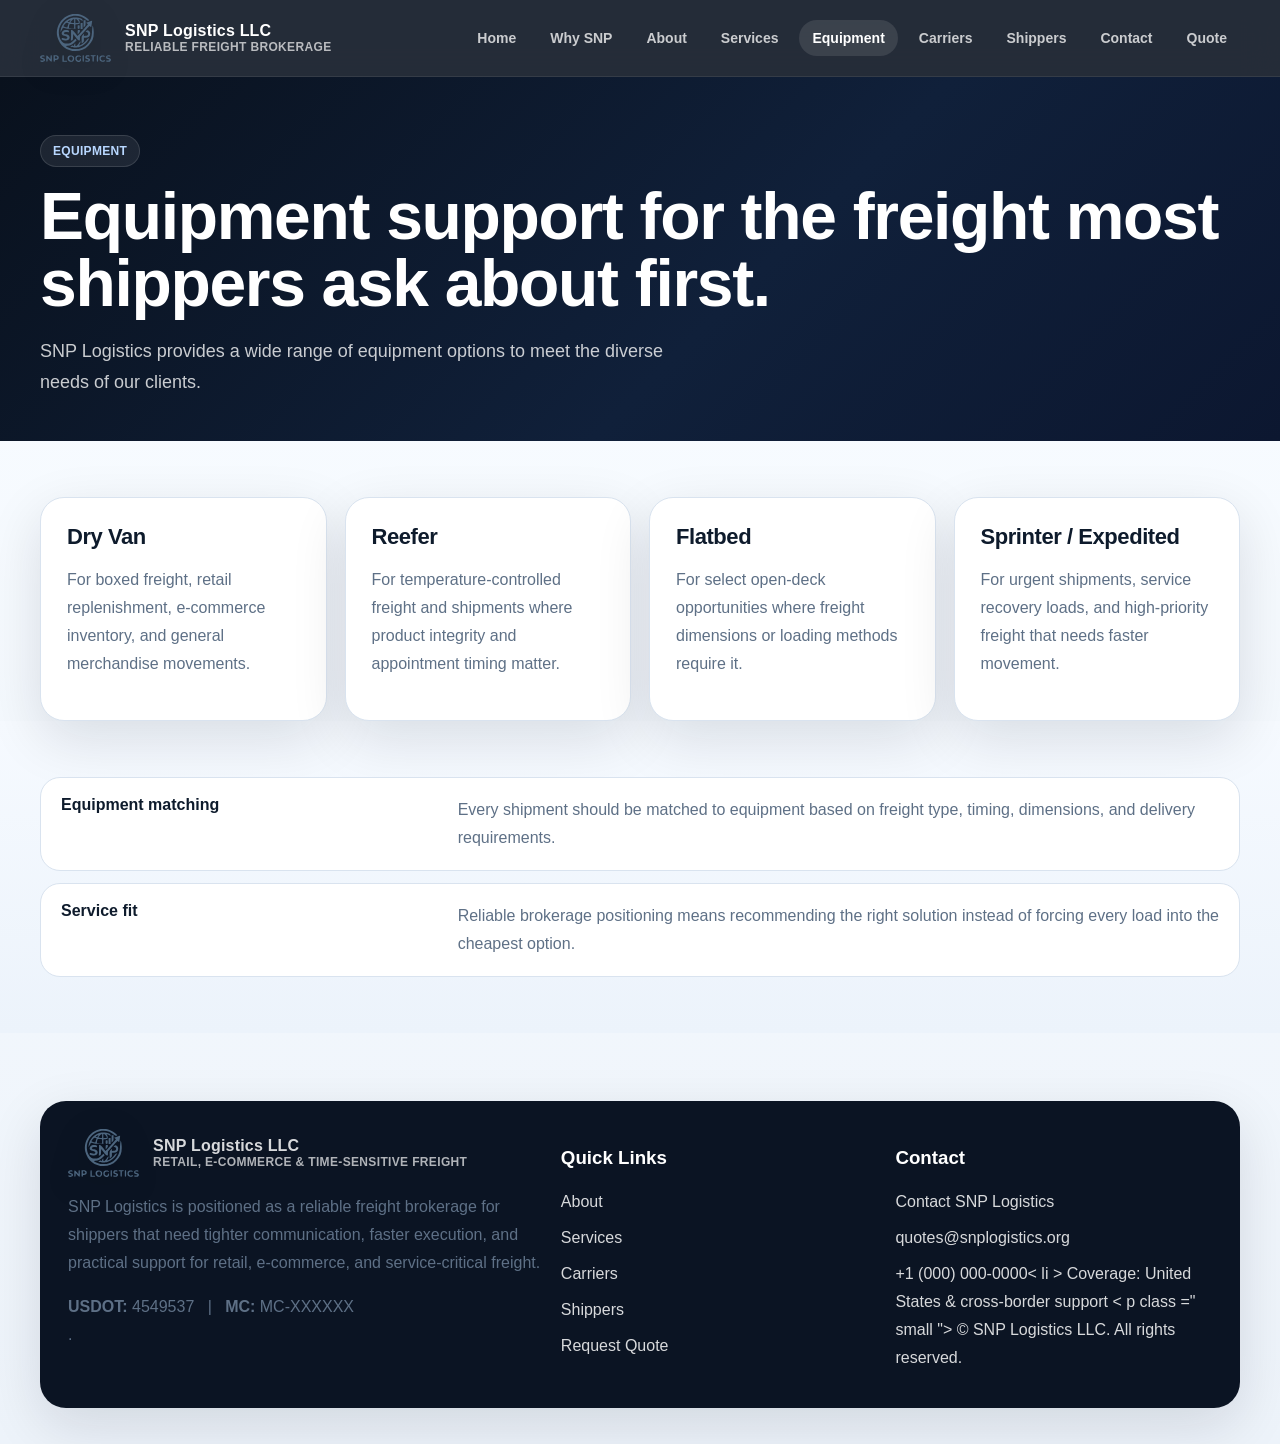
<file: equipment.html>
<!doctype html><html lang="en"><head><meta charset="utf-8"><meta name="viewport" content="width=device-width, initial-scale=1"><title>Equipment | SNP Logistics LLC</title><meta name="description" content="Equipment | SNP Logistics LLC"><style>
:root{
  --bg:#09111d;
  --bg-soft:#0f1b2e;
  --panel:#0d1727;
  --panel-2:#111f34;
  --card:#ffffff;
  --card-2:#f5f8fc;
  --text:#0e1b2c;
  --muted:#5e7086;
  --line:#d9e3ef;
  --brand:#0d6efd;
  --brand-2:#11b7a3;
  --ink:#ffffff;
  --shadow:0 18px 55px rgba(7,17,31,.12);
  --radius:24px;
  --max:1200px;
}
*{box-sizing:border-box}
html{scroll-behavior:smooth}
body{margin:0;font-family:Inter,Segoe UI,Arial,sans-serif;background:linear-gradient(180deg,#eef4fb 0%,#f7fbff 28%,#edf3fa 100%);color:var(--text)}
a{text-decoration:none;color:inherit}
img{display:block;max-width:100%}
.container{width:min(var(--max),calc(100% - 32px));margin:0 auto}
.site-header{position:sticky;top:0;z-index:40;background:rgba(8,17,29,.88);backdrop-filter:blur(16px);border-bottom:1px solid rgba(255,255,255,.08)}
.header-inner{display:flex;align-items:center;justify-content:space-between;gap:20px;padding:14px 0}
.brand{display:flex;align-items:center;gap:14px;color:#fff;font-weight:800;letter-spacing:.2px}
.brand img{height:48px;width:auto;object-fit:contain;filter:drop-shadow(0 6px 16px rgba(0,0,0,.24))}
.brand small{display:block;color:rgba(255,255,255,.68);font-size:12px;font-weight:600;letter-spacing:.35px;text-transform:uppercase}
.site-nav{display:flex;gap:8px;flex-wrap:wrap;justify-content:flex-end}
.site-nav a{padding:10px 13px;border-radius:999px;color:rgba(255,255,255,.76);font-weight:700;font-size:14px}
.site-nav a:hover,.site-nav a[aria-current="page"]{background:rgba(255,255,255,.1);color:#fff}
.hero{padding:72px 0 58px;background:radial-gradient(circle at top right,rgba(17,183,163,.14),transparent 28%),linear-gradient(135deg,#09111d,#10203a 58%,#0c1730);color:#fff}
.hero-grid,.split{display:grid;grid-template-columns:1.1fr .9fr;gap:26px;align-items:center}
.eyebrow{display:inline-flex;align-items:center;gap:8px;padding:8px 12px;border-radius:999px;background:rgba(255,255,255,.08);border:1px solid rgba(255,255,255,.12);font-size:12px;font-weight:800;letter-spacing:.32px;text-transform:uppercase;color:#b8d7ff}
.hero h1,.page-hero h1{font-size:clamp(34px,5.8vw,66px);line-height:1.02;margin:16px 0 14px;letter-spacing:-.02em}
.lead,.page-hero p{font-size:18px;line-height:1.75;color:rgba(255,255,255,.78);max-width:64ch}
.actions{display:flex;gap:12px;flex-wrap:wrap;margin-top:24px}
.btn{display:inline-flex;align-items:center;justify-content:center;padding:14px 20px;border-radius:999px;font-weight:800;border:1px solid transparent;transition:.22s ease;cursor:pointer}
.btn:hover{transform:translateY(-1px)}
.btn-primary{background:linear-gradient(135deg,var(--brand),#0a5ad2 45%,var(--brand-2));color:#fff;box-shadow:0 16px 40px rgba(13,110,253,.26)}
.btn-secondary{background:rgba(255,255,255,.08);border-color:rgba(255,255,255,.14);color:#fff}
.hero-card,.dark-card,.inline-cta,.card,.stat{border-radius:var(--radius);box-shadow:var(--shadow)}
.hero-card,.dark-card{background:linear-gradient(180deg,rgba(255,255,255,.08),rgba(255,255,255,.04));border:1px solid rgba(255,255,255,.1)}
.hero-card{padding:20px}
.metric-grid{display:grid;grid-template-columns:repeat(3,1fr);gap:14px;margin-top:22px}
.stat{background:rgba(255,255,255,.08);padding:18px;border:1px solid rgba(255,255,255,.1)}
.stat strong{display:block;font-size:28px;color:#fff;margin-bottom:6px}
.section{padding:56px 0}
.section.alt{background:linear-gradient(180deg,#f6faff 0%,#ecf3fb 100%)}
.section h2{font-size:clamp(28px,4vw,44px);line-height:1.08;margin:0 0 12px;letter-spacing:-.02em}
.section-copy{max-width:72ch;color:var(--muted);line-height:1.8;margin:0 0 24px}
.grid-2,.grid-3,.grid-4{display:grid;gap:18px}
.grid-2{grid-template-columns:repeat(2,1fr)}
.grid-3{grid-template-columns:repeat(3,1fr)}
.grid-4{grid-template-columns:repeat(4,1fr)}
.card{background:#fff;border:1px solid var(--line);padding:26px}
.card h3{margin:0 0 10px;font-size:22px;letter-spacing:-.02em}
.card p,.card li,.row div,.footer-shell p,.footer-shell li,.badge-list li,.check-list li{color:var(--muted);line-height:1.75}
.kicker{font-size:12px;font-weight:900;letter-spacing:.34px;text-transform:uppercase;color:var(--brand);margin-bottom:10px}
.icon-box{width:56px;height:56px;border-radius:18px;display:grid;place-items:center;background:linear-gradient(135deg,#eaf4ff,#e7fbf9);margin-bottom:16px}
.dark-card{padding:28px;color:#fff}
.dark-card p,.dark-card li{color:rgba(255,255,255,.78)}
.badge-list,.check-list{list-style:none;padding:0;margin:16px 0 0}
.badge-list li,.check-list li{position:relative;padding-left:28px;margin:10px 0}
.badge-list li::before,.check-list li::before{content:'✓';position:absolute;left:0;top:0;color:var(--brand-2);font-weight:900}
.page-hero{padding:58px 0 24px;background:linear-gradient(135deg,#09111d,#10203a 58%,#0c1730);color:#fff}
.page-hero .hero-card{background:linear-gradient(180deg,rgba(255,255,255,.08),rgba(255,255,255,.04))}
.page-hero p{color:rgba(255,255,255,.78)}
.table-like{display:grid;gap:12px}
.row{display:grid;grid-template-columns:1fr 2fr;gap:16px;padding:18px 20px;background:#fff;border:1px solid var(--line);border-radius:20px}
.row strong{font-size:16px}
.inline-cta{display:flex;justify-content:space-between;align-items:center;gap:18px;padding:26px 28px;background:linear-gradient(135deg,#0e1a2f,#122845);color:#fff;border:1px solid rgba(255,255,255,.08)}
.inline-cta .small{color:rgba(255,255,255,.72)}
.quote-strip{display:grid;grid-template-columns:repeat(4,1fr);gap:14px;margin-top:18px}
.quote-strip .item{background:#fff;border:1px solid var(--line);border-radius:20px;padding:18px}
.quote-strip strong{display:block;color:var(--brand);font-size:20px;margin-bottom:6px}
.testimonial{background:linear-gradient(180deg,#fff,#f7fbff);border:1px solid var(--line);border-radius:24px;padding:24px;box-shadow:var(--shadow)}
.testimonial p{font-size:17px;line-height:1.8;color:#314258}
.testimonial .meta{margin-top:14px;font-weight:800;color:#0e1b2c}
.testimonial .meta span{display:block;font-size:13px;color:var(--muted);font-weight:600}
.form-grid{display:grid;grid-template-columns:repeat(2,1fr);gap:16px}
.form-grid .full{grid-column:1 / -1}
label{display:block;font-size:14px;font-weight:800}
input,select,textarea{width:100%;margin-top:8px;padding:14px 15px;border-radius:16px;border:1px solid #cad8e8;background:#fff;color:var(--text);font:inherit}
textarea{min-height:130px;resize:vertical}
.notice{padding:15px 18px;border-radius:16px;background:#f2f8ff;border:1px solid #cfe0f6;color:#355270}
footer.site-footer{padding:12px 0 36px}
.footer-shell{display:grid;grid-template-columns:1.2fr .8fr .8fr;gap:18px;padding:28px;background:#0b1423;color:#fff;border-radius:26px;box-shadow:var(--shadow)}
.footer-shell ul{list-style:none;padding:0;margin:0}
.footer-shell li{margin:8px 0}
.footer-shell a{color:rgba(255,255,255,.84)}
.small{font-size:13px;color:var(--muted)}
.center{text-align:center}
@media (max-width:980px){.hero-grid,.split,.grid-4,.grid-3,.grid-2,.footer-shell,.form-grid,.row,.quote-strip,.metric-grid{grid-template-columns:1fr}}
@media (max-width:860px){.header-inner{flex-direction:column;align-items:flex-start}.site-nav{justify-content:flex-start;overflow:auto;width:100%}}
</style></head><body><header class="site-header"><div class="container header-inner"><a class="brand" href="index.html" aria-label="SNP Logistics home"><img src="assets/icons/logo.svg" alt="SNP Logistics logo"><span>SNP Logistics LLC<small>Reliable Freight Brokerage</small></span></a><nav class="site-nav" aria-label="Primary"><a href="index.html">Home</a><a href="why-us.html">Why SNP</a><a href="about.html">About</a><a href="services.html">Services</a><a href="equipment.html" aria-current="page">Equipment</a><a href="carriers.html">Carriers</a><a href="shippers.html">Shippers</a><a href="contact.html">Contact</a><a href="request-quote.html">Quote</a></nav></div></header><main><section class="page-hero"><div class="container"><span class="eyebrow">Equipment</span><h1>Equipment support for the freight most shippers ask about first.</h1><p>SNP Logistics provides a wide range of equipment options to meet the diverse needs of our clients.</p></div></section><section class="section"><div class="container grid-4"><article class="card"><h3>Dry Van</h3><p>For boxed freight, retail replenishment, e-commerce inventory, and general merchandise movements.</p></article><article class="card"><h3>Reefer</h3><p>For temperature-controlled freight and shipments where product integrity and appointment timing matter.</p></article><article class="card"><h3>Flatbed</h3><p>For select open-deck opportunities where freight dimensions or loading methods require it.</p></article><article class="card"><h3>Sprinter / Expedited</h3><p>For urgent shipments, service recovery loads, and high-priority freight that needs faster movement.</p></article></div></div><section class="section alt"><div class="container"><div class="table-like"><div class="row"><strong>Equipment matching</strong><div>Every shipment should be matched to equipment based on freight type, timing, dimensions, and delivery requirements.</div></div><div class="row"><strong>Service fit</strong><div>Reliable brokerage positioning means recommending the right solution instead of forcing every load into the cheapest option.</div></div></div></div></section></main><footer class="site-footer"><div class="container"><div class="footer-shell"><div><a class="brand" href="index.html" aria-label="SNP Logistics home"><img src="assets/icons/logo.svg" alt="SNP Logistics logo"><span>SNP Logistics LLC<small>Retail, e-commerce &amp; time-sensitive freight</small></span></a><p style("margin-top:14px">SNP Logistics is positioned as a reliable freight brokerage for shippers that need tighter communication, faster execution, and practical support for retail, e-commerce, and service-critical freight.</p><p><strong>USDOT:</strong> 4549537 &nbsp; | &nbsp; <strong>MC:</strong> MC-XXXXXX<br><span class("small">.</span></p></div><div><h3 style("margin-top:0">Quick Links</h3><ul><li><a href("about.html">About</a></li><li><a href("services.html">Services</a></li><li><a href("carriers.html">Carriers</a></li><li><a href("shippers.html">Shippers</a></li><li><a href("request-quote.html">Request Quote</a></li></ul></div><div><h3 style("margin-top:0">Contact</h3><ul><li><a href("contact.html">Contact SNP Logistics</a></li><li><a href("mailto:manager@snplogistics.org">quotes@snplogistics.org</a></li><li><a href("tel:+1-626-879-0000">+1 (000) 000-0000</а ></ li >< li > Coverage: United States &amp; cross-border support </ li ></ ul >< p class =" small "> © SNP Logistics LLC. All rights reserved. </ p ></ div ></ div ></ div ></ footer ></ body ></ html >
</file>
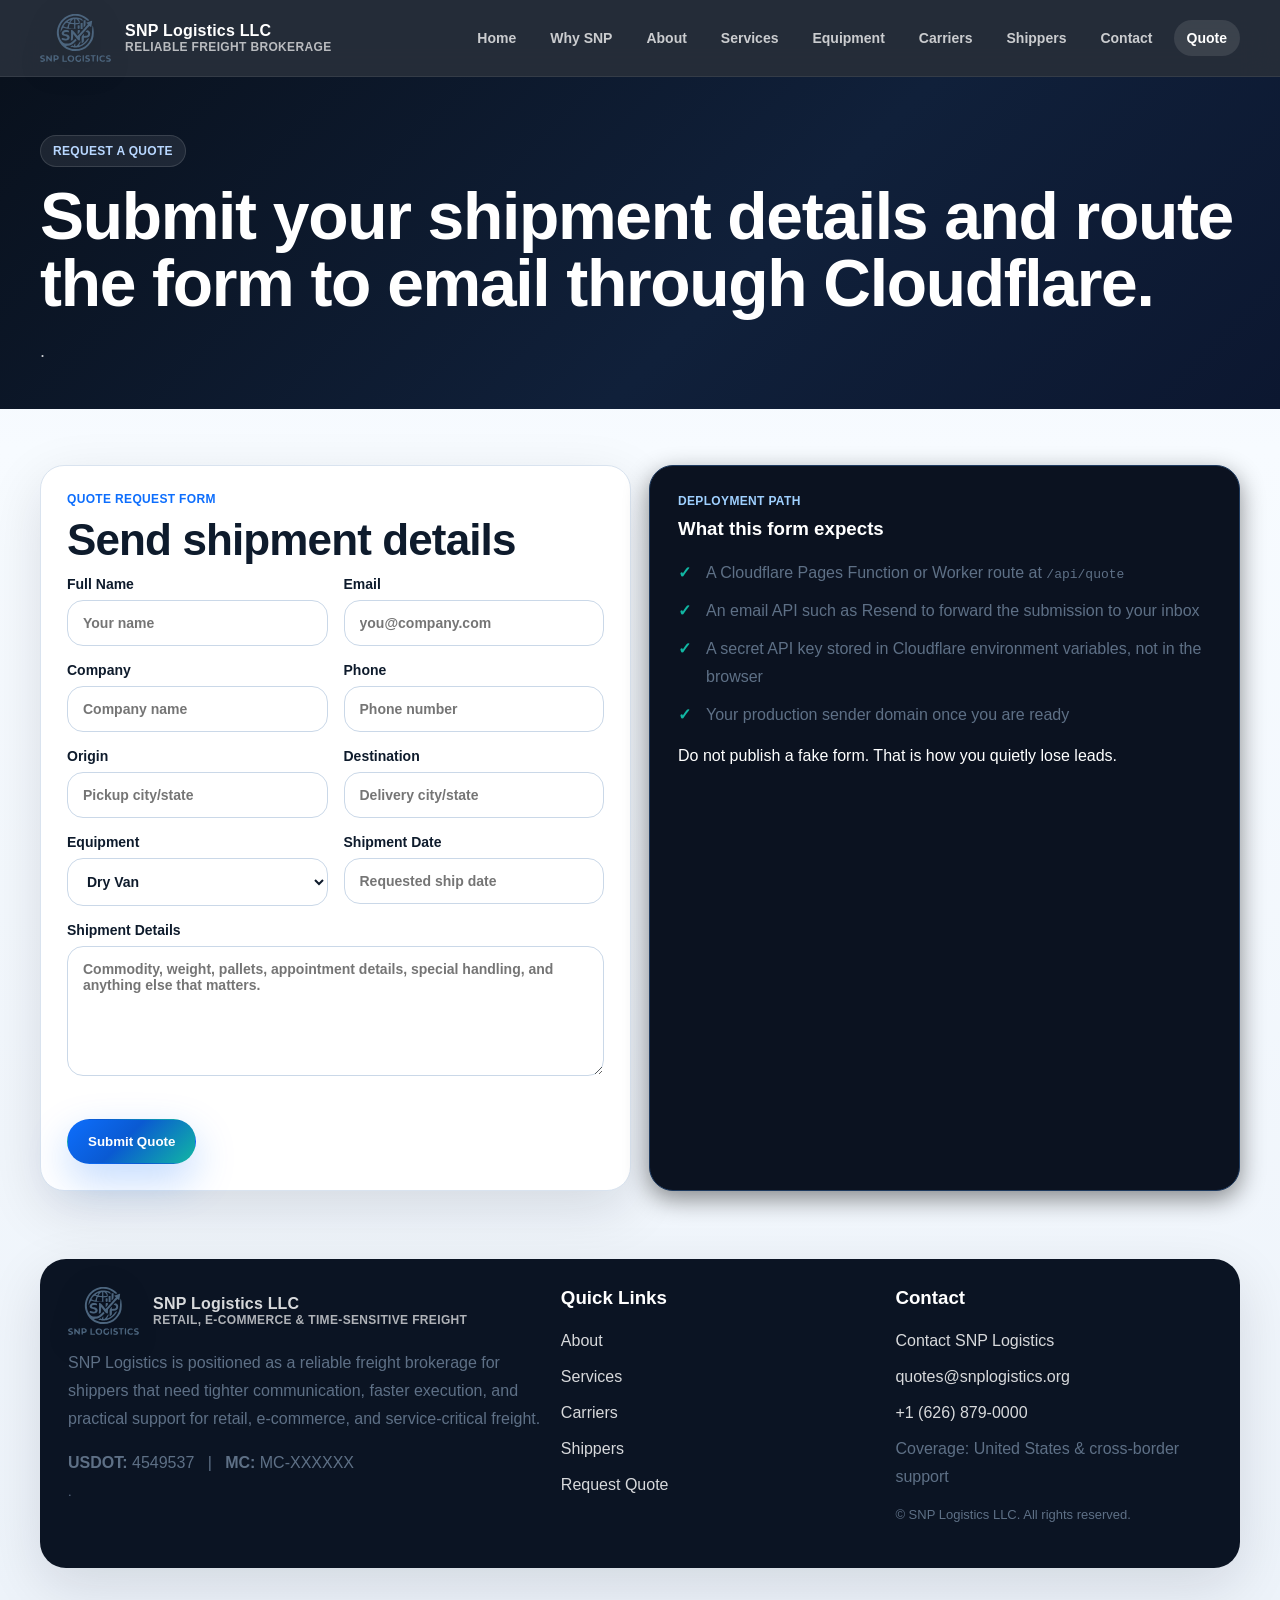
<file: request-quote.html>
<!doctype html><html lang="en"><head><meta charset="utf-8"><meta name="viewport" content="width=device-width, initial-scale=1"><title>Request a Quote | SNP Logistics LLC</title><meta name="description" content="Request a Quote | SNP Logistics LLC"><style>
:root{
  --bg:#09111d;
  --bg-soft:#0f1b2e;
  --panel:#0d1727;
  --panel-2:#111f34;
  --card:#ffffff;
  --card-2:#f5f8fc;
  --text:#0e1b2c;
  --muted:#5e7086;
  --line:#d9e3ef;
  --brand:#0d6efd;
  --brand-2:#11b7a3;
  --ink:#ffffff;
  --shadow:0 18px 55px rgba(7,17,31,.12);
  --radius:24px;
  --max:1200px;
}
*{box-sizing:border-box}
html{scroll-behavior:smooth}
body{margin:0;font-family:Inter,Segoe UI,Arial,sans-serif;background:linear-gradient(180deg,#eef4fb 0%,#f7fbff 28%,#edf3fa 100%);color:var(--text)}
a{text-decoration:none;color:inherit}
img{display:block;max-width:100%}
.container{width:min(var(--max),calc(100% - 32px));margin:0 auto}
.site-header{position:sticky;top:0;z-index:40;background:rgba(8,17,29,.88);backdrop-filter:blur(16px);border-bottom:1px solid rgba(255,255,255,.08)}
.header-inner{display:flex;align-items:center;justify-content:space-between;gap:20px;padding:14px 0}
.brand{display:flex;align-items:center;gap:14px;color:#fff;font-weight:800;letter-spacing:.2px}
.brand img{height:48px;width:auto;object-fit:contain;filter:drop-shadow(0 6px 16px rgba(0,0,0,.24))}
.brand small{display:block;color:rgba(255,255,255,.68);font-size:12px;font-weight:600;letter-spacing:.35px;text-transform:uppercase}
.site-nav{display:flex;gap:8px;flex-wrap:wrap;justify-content:flex-end}
.site-nav a{padding:10px 13px;border-radius:999px;color:rgba(255,255,255,.76);font-weight:700;font-size:14px}
.site-nav a:hover,.site-nav a[aria-current="page"]{background:rgba(255,255,255,.1);color:#fff}
.hero{padding:72px 0 58px;background:radial-gradient(circle at top right,rgba(17,183,163,.14),transparent 28%),linear-gradient(135deg,#09111d,#10203a 58%,#0c1730);color:#fff}
.hero-grid,.split{display:grid;grid-template-columns:1.1fr .9fr;gap:26px;align-items:center}
.eyebrow{display:inline-flex;align-items:center;gap:8px;padding:8px 12px;border-radius:999px;background:rgba(255,255,255,.08);border:1px solid rgba(255,255,255,.12);font-size:12px;font-weight:800;letter-spacing:.32px;text-transform:uppercase;color:#b8d7ff}
.hero h1,.page-hero h1{font-size:clamp(34px,5.8vw,66px);line-height:1.02;margin:16px 0 14px;letter-spacing:-.02em}
.lead,.page-hero p{font-size:18px;line-height:1.75;color:rgba(255,255,255,.78);max-width:64ch}
.actions{display:flex;gap:12px;flex-wrap:wrap;margin-top:24px}
.btn{display:inline-flex;align-items:center;justify-content:center;padding:14px 20px;border-radius:999px;font-weight:800;border:1px solid transparent;transition:.22s ease;cursor:pointer}
.btn:hover{transform:translateY(-1px)}
.btn-primary{background:linear-gradient(135deg,var(--brand),#0a5ad2 45%,var(--brand-2));color:#fff;box-shadow:0 16px 40px rgba(13,110,253,.26)}
.btn-secondary{background:rgba(255,255,255,.08);border-color:rgba(255,255,255,.14);color:#fff}
.hero-card,.dark-card,.inline-cta,.card,.stat{border-radius:var(--radius);box-shadow:var(--shadow)}
.hero-card,.dark-card{background:linear-gradient(180deg,rgba(255,255,255,.08),rgba(255,255,255,.04));border:1px solid rgba(255,255,255,.1)}
.hero-card{padding:20px}
.metric-grid{display:grid;grid-template-columns:repeat(3,1fr);gap:14px;margin-top:22px}
.stat{background:rgba(255,255,255,.08);padding:18px;border:1px solid rgba(255,255,255,.1)}
.stat strong{display:block;font-size:28px;color:#fff;margin-bottom:6px}
.section{padding:56px 0}
.section.alt{background:linear-gradient(180deg,#f6faff 0%,#ecf3fb 100%)}
.section h2{font-size:clamp(28px,4vw,44px);line-height:1.08;margin:0 0 12px;letter-spacing:-.02em}
.section-copy{max-width:72ch;color:var(--muted);line-height:1.8;margin:0 0 24px}
.grid-2,.grid-3,.grid-4{display:grid;gap:18px}
.grid-2{grid-template-columns:repeat(2,1fr)}
.grid-3{grid-template-columns:repeat(3,1fr)}
.grid-4{grid-template-columns:repeat(4,1fr)}
.card{background:#fff;border:1px solid var(--line);padding:26px}
.card h3{margin:0 0 10px;font-size:22px;letter-spacing:-.02em}
.card p,.card li,.row div,.footer-shell p,.footer-shell li,.badge-list li,.check-list li{color:var(--muted);line-height:1.75}
.kicker{font-size:12px;font-weight:900;letter-spacing:.34px;text-transform:uppercase;color:var(--brand);margin-bottom:10px}
.icon-box{width:56px;height:56px;border-radius:18px;display:grid;place-items:center;background:linear-gradient(135deg,#eaf4ff,#e7fbf9);margin-bottom:16px}
.dark-card{padding:28px;color:#fff}
.hero-card,.dark-card{background:#0b1220;border:1px solid #1e3a5f;box-shadow:0 8px 24px rgba(0,0,0,0.45);}
.badge-list,.check-list{list-style:none;padding:0;margin:16px 0 0}
.badge-list li,.check-list li{position:relative;padding-left:28px;margin:10px 0}
.badge-list li::before,.check-list li::before{content:'✓';position:absolute;left:0;top:0;color:var(--brand-2);font-weight:900}
.page-hero{padding:58px 0 24px;background:linear-gradient(135deg,#09111d,#10203a 58%,#0c1730);color:#fff}
.page-hero .hero-card{background:linear-gradient(180deg,rgba(255,255,255,.08),rgba(255,255,255,.04))}
.page-hero p{color:rgba(255,255,255,.78)}
.table-like{display:grid;gap:12px}
.row{display:grid;grid-template-columns:1fr 2fr;gap:16px;padding:18px 20px;background:#fff;border:1px solid var(--line);border-radius:20px}
.row strong{font-size:16px}
.inline-cta{display:flex;justify-content:space-between;align-items:center;gap:18px;padding:26px 28px;background:linear-gradient(135deg,#0e1a2f,#122845);color:#fff;border:1px solid rgba(255,255,255,.08)}
.inline-cta .small{color:rgba(255,255,255,.72)}
.quote-strip{display:grid;grid-template-columns:repeat(4,1fr);gap:14px;margin-top:18px}
.quote-strip .item{background:#fff;border:1px solid var(--line);border-radius:20px;padding:18px}
.quote-strip strong{display:block;color:var(--brand);font-size:20px;margin-bottom:6px}
.testimonial{background:linear-gradient(180deg,#fff,#f7fbff);border:1px solid var(--line);border-radius:24px;padding:24px;box-shadow:var(--shadow)}
.testimonial p{font-size:17px;line-height:1.8;color:#314258}
.testimonial .meta{margin-top:14px;font-weight:800;color:#0e1b2c}
.testimonial .meta span{display:block;font-size:13px;color:var(--muted);font-weight:600}
.form-grid{display:grid;grid-template-columns:repeat(2,1fr);gap:16px}
.form-grid .full{grid-column:1 / -1}
label{display:block;font-size:14px;font-weight:800}
input,select,textarea{width:100%;margin-top:8px;padding:14px 15px;border-radius:16px;border:1px solid #cad8e8;background:#fff;color:var(--text);font:inherit}
textarea{min-height:130px;resize:vertical}
.notice{padding:15px 18px;border-radius:16px;background:#f2f8ff;border:1px solid #cfe0f6;color:#355270}
footer.site-footer{padding:12px 0 36px}
.footer-shell{display:grid;grid-template-columns:1.2fr .8fr .8fr;gap:18px;padding:28px;background:#0b1423;color:#fff;border-radius:26px;box-shadow:var(--shadow)}
.footer-shell ul{list-style:none;padding:0;margin:0}
.footer-shell li{margin:8px 0}
.footer-shell a{color:rgba(255,255,255,.84)}
.small{font-size:13px;color:var(--muted)}
.center{text-align:center}
@media (max-width:980px){.hero-grid,.split,.grid-4,.grid-3,.grid-2,.footer-shell,.form-grid,.row,.quote-strip,.metric-grid{grid-template-columns:1fr}}
@media (max-width:860px){.header-inner{flex-direction:column;align-items:flex-start}.site-nav{justify-content:flex-start;overflow:auto;width:100%}}
</style></head><body><header class="site-header"><div class="container header-inner"><a class="brand" href="index.html" aria-label="SNP Logistics home"><img src="assets/icons/logo.svg" alt="SNP Logistics logo"><span>SNP Logistics LLC<small>Reliable Freight Brokerage</small></span></a><nav class="site-nav" aria-label="Primary"><a href="index.html">Home</a><a href="why-us.html">Why SNP</a><a href="about.html">About</a><a href="services.html">Services</a><a href="equipment.html">Equipment</a><a href="carriers.html">Carriers</a><a href="shippers.html">Shippers</a><a href="contact.html">Contact</a><a href="request-quote.html" aria-current="page">Quote</a></nav></div></header><main><section class="page-hero"><div class="container"><span class="eyebrow">Request a Quote</span><h1>Submit your shipment details and route the form to email through Cloudflare.</h1><p>.</p></div></section><section class="section"><div class="container grid-2"><article class="card"><div class="kicker">Quote request form</div><h2 style="margin-top:0">Send shipment details</h2><form id="quoteForm" class="form-grid"><label>Full Name<input name="name" required placeholder="Your name"></label><label>Email<input type="email" name="email" required placeholder="you@company.com"></label><label>Company<input name="company" placeholder="Company name"></label><label>Phone<input name="phone" placeholder="Phone number"></label><label>Origin<input name="origin" required placeholder="Pickup city/state"></label><label>Destination<input name="destination" required placeholder="Delivery city/state"></label><label>Equipment<select name="equipment"><option>Dry Van</option><option>Reefer</option><option>Flatbed</option><option>Partial / Other</option></select></label><label>Shipment Date<input name="ship_date" placeholder="Requested ship date"></label><label class="full">Shipment Details<textarea name="details" required placeholder="Commodity, weight, pallets, appointment details, special handling, and anything else that matters."></textarea></label><div class="full actions"><button class="btn btn-primary" type="submit">Submit Quote</button></div></form><div id="formStatus" class="notice" style="margin-top:16px;display:none"></div></article><article class="dark-card"><div class="kicker" style="color:#9fd0ff">Deployment path</div><h3 style="margin-top:0">What this form expects</h3><ul class="badge-list"><li>A Cloudflare Pages Function or Worker route at <code>/api/quote</code></li><li>An email API such as Resend to forward the submission to your inbox</li><li>A secret API key stored in Cloudflare environment variables, not in the browser</li><li>Your production sender domain once you are ready</li></ul><p style="margin-top:18px">Do not publish a fake form. That is how you quietly lose leads.</p></article></div></section><script>
const form = document.getElementById('quoteForm');
const statusBox = document.getElementById('formStatus');
form.addEventListener('submit', async (e) => {
  e.preventDefault();
  statusBox.style.display = 'block';
  statusBox.textContent = 'Submitting quote request...';
  const data = Object.fromEntries(new FormData(form).entries());
  try {
    const res = await fetch('/api/quote', {
      method: 'POST',
      headers: {'Content-Type':'application/json'},
      body: JSON.stringify(data)
    });
    if (!res.ok) throw new Error('Request failed');
    form.reset();
    statusBox.textContent = 'Quote request submitted successfully. We will follow up shortly.';
  } catch (err) {
    statusBox.textContent = 'This form needs a live Cloudflare endpoint at /api/quote before it can send email. See the deployment instructions in README.txt.';
  }
});
</script></main><footer class="site-footer"><div class="container"><div class="footer-shell"><div><a class="brand" href="index.html" aria-label="SNP Logistics home"><img src="assets/icons/logo.svg" alt="SNP Logistics logo"><span>SNP Logistics LLC<small>Retail, e-commerce &amp; time-sensitive freight</small></span></a><p style="margin-top:14px">SNP Logistics is positioned as a reliable freight brokerage for shippers that need tighter communication, faster execution, and practical support for retail, e-commerce, and service-critical freight.</p><p><strong>USDOT:</strong> 4549537 &nbsp; | &nbsp; <strong>MC:</strong> MC-XXXXXX<br><span class="small">.</span></p></div><div><h3 style="margin-top:0">Quick Links</h3><ul><li><a href="about.html">About</a></li><li><a href="services.html">Services</a></li><li><a href="carriers.html">Carriers</a></li><li><a href="shippers.html">Shippers</a></li><li><a href="request-quote.html">Request Quote</a></li></ul></div><div><h3 style="margin-top:0">Contact</h3><ul><li><a href="contact.html">Contact SNP Logistics</a></li><li><a href="mailto:quotes@snplogistics.org">quotes@snplogistics.org</a></li><li><a href="tel:+1-000-000-0000">+1 (626) 879-0000</a></li><li>Coverage: United States &amp; cross-border support</li></ul><p class="small">© SNP Logistics LLC. All rights reserved.</p></div></div></div></footer></body></html>
</file>
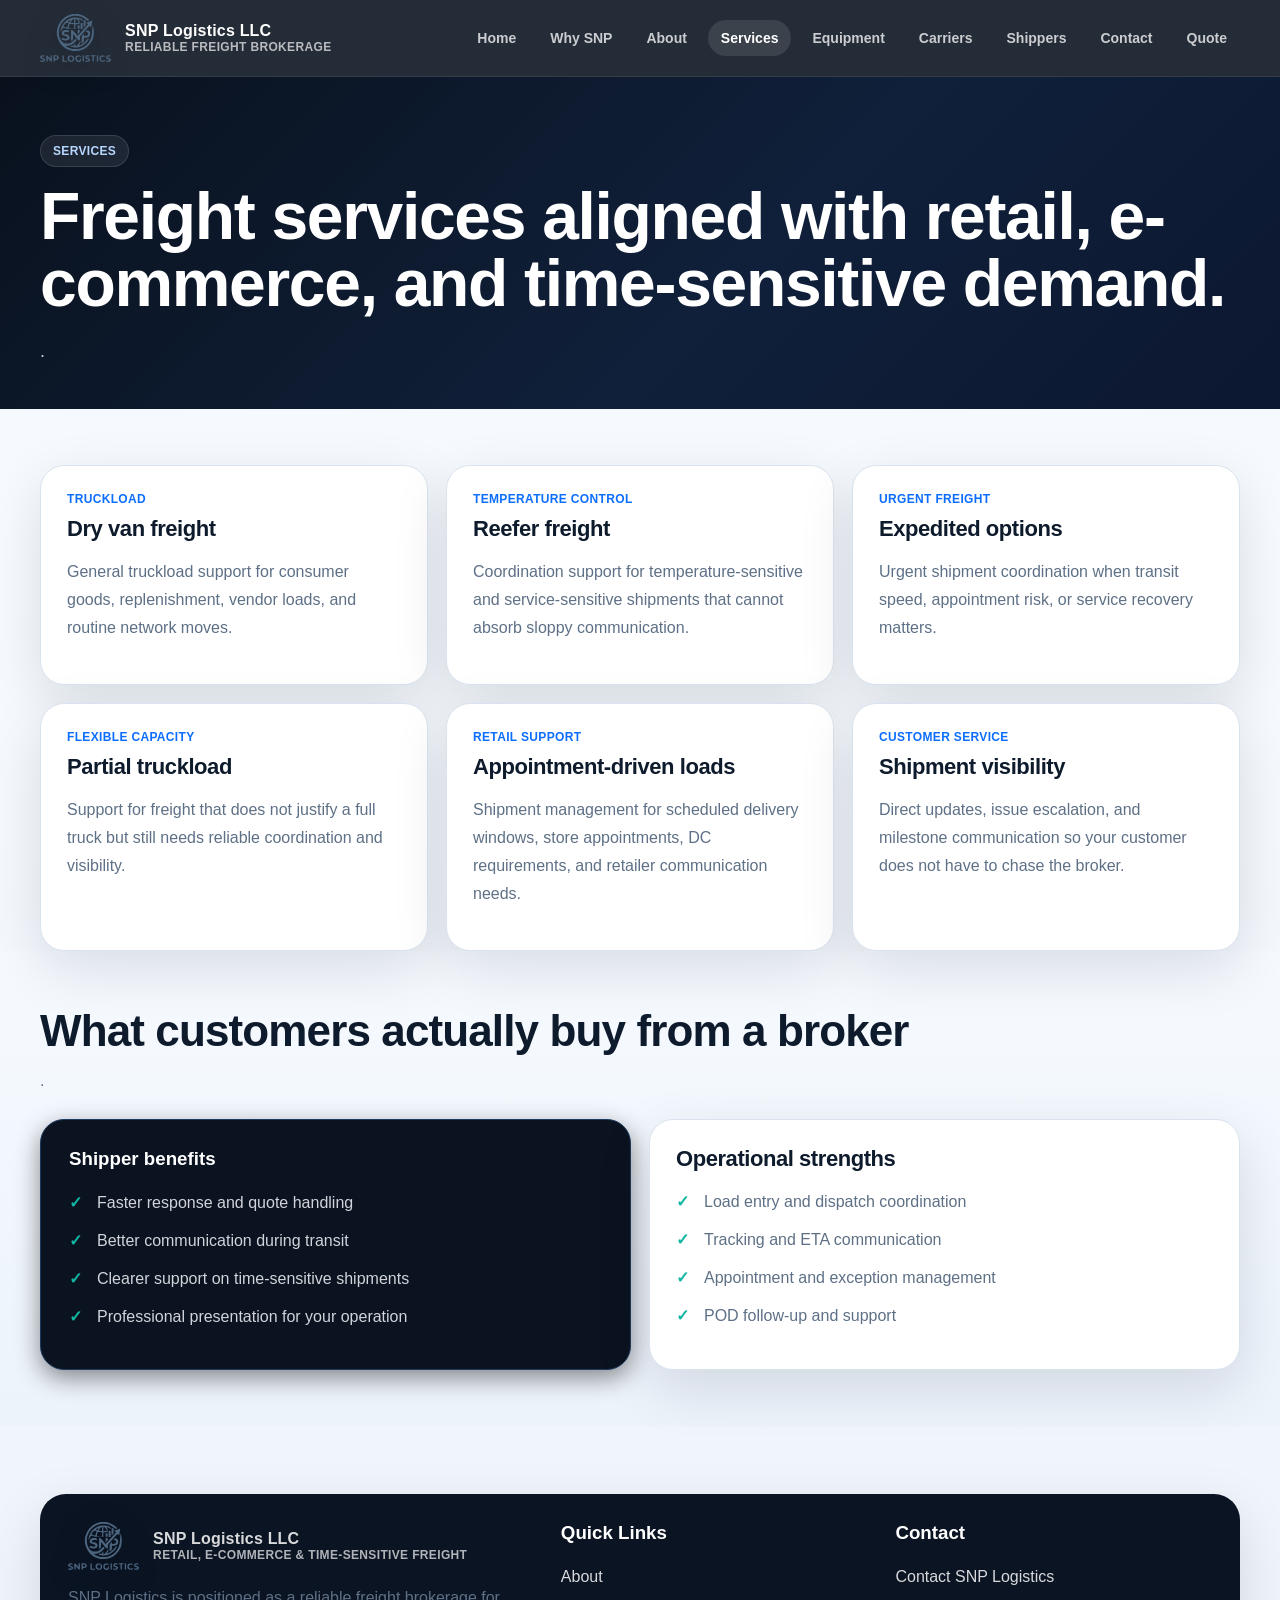
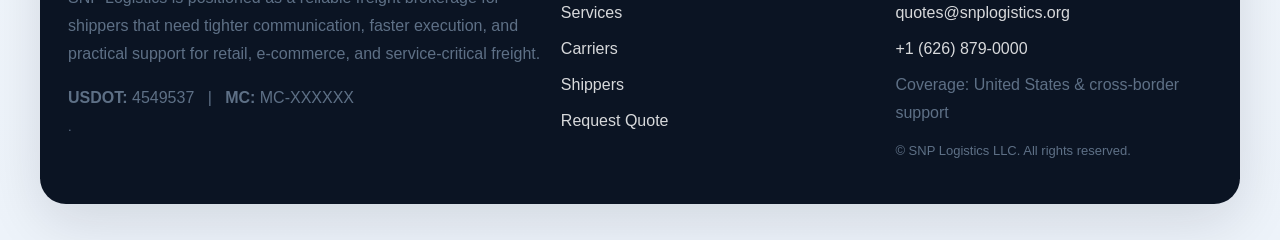
<file: services.html>
<!doctype html><html lang="en"><head><meta charset="utf-8"><meta name="viewport" content="width=device-width, initial-scale=1"><title>Services | SNP Logistics LLC</title><meta name="description" content="Services | SNP Logistics LLC"><style>
:root{
  --bg:#09111d;
  --bg-soft:#0f1b2e;
  --panel:#0d1727;
  --panel-2:#111f34;
  --card:#ffffff;
  --card-2:#f5f8fc;
  --text:#0e1b2c;
  --muted:#5e7086;
  --line:#d9e3ef;
  --brand:#0d6efd;
  --brand-2:#11b7a3;
  --ink:#ffffff;
  --shadow:0 18px 55px rgba(7,17,31,.12);
  --radius:24px;
  --max:1200px;
}
*{box-sizing:border-box}
html{scroll-behavior:smooth}
body{margin:0;font-family:Inter,Segoe UI,Arial,sans-serif;background:linear-gradient(180deg,#eef4fb 0%,#f7fbff 28%,#edf3fa 100%);color:var(--text)}
a{text-decoration:none;color:inherit}
img{display:block;max-width:100%}
.container{width:min(var(--max),calc(100% - 32px));margin:0 auto}
.site-header{position:sticky;top:0;z-index:40;background:rgba(8,17,29,.88);backdrop-filter:blur(16px);border-bottom:1px solid rgba(255,255,255,.08)}
.header-inner{display:flex;align-items:center;justify-content:space-between;gap:20px;padding:14px 0}
.brand{display:flex;align-items:center;gap:14px;color:#fff;font-weight:800;letter-spacing:.2px}
.brand img{height:48px;width:auto;object-fit:contain;filter:drop-shadow(0 6px 16px rgba(0,0,0,.24))}
.brand small{display:block;color:rgba(255,255,255,.68);font-size:12px;font-weight:600;letter-spacing:.35px;text-transform:uppercase}
.site-nav{display:flex;gap:8px;flex-wrap:wrap;justify-content:flex-end}
.site-nav a{padding:10px 13px;border-radius:999px;color:rgba(255,255,255,.76);font-weight:700;font-size:14px}
.site-nav a:hover,.site-nav a[aria-current="page"]{background:rgba(255,255,255,.1);color:#fff}
.hero{padding:72px 0 58px;background:radial-gradient(circle at top right,rgba(17,183,163,.14),transparent 28%),linear-gradient(135deg,#09111d,#10203a 58%,#0c1730);color:#fff}
.hero-grid,.split{display:grid;grid-template-columns:1.1fr .9fr;gap:26px;align-items:center}
.eyebrow{display:inline-flex;align-items:center;gap:8px;padding:8px 12px;border-radius:999px;background:rgba(255,255,255,.08);border:1px solid rgba(255,255,255,.12);font-size:12px;font-weight:800;letter-spacing:.32px;text-transform:uppercase;color:#b8d7ff}
.hero h1,.page-hero h1{font-size:clamp(34px,5.8vw,66px);line-height:1.02;margin:16px 0 14px;letter-spacing:-.02em}
.lead,.page-hero p{font-size:18px;line-height:1.75;color:rgba(255,255,255,.78);max-width:64ch}
.actions{display:flex;gap:12px;flex-wrap:wrap;margin-top:24px}
.btn{display:inline-flex;align-items:center;justify-content:center;padding:14px 20px;border-radius:999px;font-weight:800;border:1px solid transparent;transition:.22s ease;cursor:pointer}
.btn:hover{transform:translateY(-1px)}
.btn-primary{background:linear-gradient(135deg,var(--brand),#0a5ad2 45%,var(--brand-2));color:#fff;box-shadow:0 16px 40px rgba(13,110,253,.26)}
.btn-secondary{background:rgba(255,255,255,.08);border-color:rgba(255,255,255,.14);color:#fff}
.hero-card,.dark-card,.inline-cta,.card,.stat{border-radius:var(--radius);box-shadow:var(--shadow)}
.hero-card,.dark-card{background:#0b1220;border:1px solid #1e3a5f;box-shadow:0 8px 24px rgba(0,0,0,0.45);}
.hero-card{padding:20px}
.metric-grid{display:grid;grid-template-columns:repeat(3,1fr);gap:14px;margin-top:22px}
.stat{background:rgba(255,255,255,.08);padding:18px;border:1px solid rgba(255,255,255,.1)}
.stat strong{display:block;font-size:28px;color:#fff;margin-bottom:6px}
.section{padding:56px 0}
.section.alt{background:linear-gradient(180deg,#f6faff 0%,#ecf3fb 100%)}
.section h2{font-size:clamp(28px,4vw,44px);line-height:1.08;margin:0 0 12px;letter-spacing:-.02em}
.section-copy{max-width:72ch;color:var(--muted);line-height:1.8;margin:0 0 24px}
.grid-2,.grid-3,.grid-4{display:grid;gap:18px}
.grid-2{grid-template-columns:repeat(2,1fr)}
.grid-3{grid-template-columns:repeat(3,1fr)}
.grid-4{grid-template-columns:repeat(4,1fr)}
.card{background:#fff;border:1px solid var(--line);padding:26px}
.card h3{margin:0 0 10px;font-size:22px;letter-spacing:-.02em}
.card p,.card li,.row div,.footer-shell p,.footer-shell li,.badge-list li,.check-list li{color:var(--muted);line-height:1.75}
.kicker{font-size:12px;font-weight:900;letter-spacing:.34px;text-transform:uppercase;color:var(--brand);margin-bottom:10px}
.icon-box{width:56px;height:56px;border-radius:18px;display:grid;place-items:center;background:linear-gradient(135deg,#eaf4ff,#e7fbf9);margin-bottom:16px}
.dark-card{padding:28px;color:#fff}
.dark-card p,.dark-card li{color:#d1d5db;}
.badge-list,.check-list{list-style:none;padding:0;margin:16px 0 0}
.badge-list li,.check-list li{position:relative;padding-left:28px;margin:10px 0}
.badge-list li::before,.check-list li::before{content:'✓';position:absolute;left:0;top:0;color:var(--brand-2);font-weight:900}
.page-hero{padding:58px 0 24px;background:linear-gradient(135deg,#09111d,#10203a 58%,#0c1730);color:#fff}
.page-hero .hero-card{background:linear-gradient(180deg,rgba(255,255,255,.08),rgba(255,255,255,.04))}
.page-hero p{color:rgba(255,255,255,.78)}
.table-like{display:grid;gap:12px}
.row{display:grid;grid-template-columns:1fr 2fr;gap:16px;padding:18px 20px;background:#fff;border:1px solid var(--line);border-radius:20px}
.row strong{font-size:16px}
.inline-cta{display:flex;justify-content:space-between;align-items:center;gap:18px;padding:26px 28px;background:linear-gradient(135deg,#0e1a2f,#122845);color:#fff;border:1px solid rgba(255,255,255,.08)}
.inline-cta .small{color:rgba(255,255,255,.72)}
.quote-strip{display:grid;grid-template-columns:repeat(4,1fr);gap:14px;margin-top:18px}
.quote-strip .item{background:#fff;border:1px solid var(--line);border-radius:20px;padding:18px}
.quote-strip strong{display:block;color:var(--brand);font-size:20px;margin-bottom:6px}
.testimonial{background:linear-gradient(180deg,#fff,#f7fbff);border:1px solid var(--line);border-radius:24px;padding:24px;box-shadow:var(--shadow)}
.testimonial p{font-size:17px;line-height:1.8;color:#314258}
.testimonial .meta{margin-top:14px;font-weight:800;color:#0e1b2c}
.testimonial .meta span{display:block;font-size:13px;color:var(--muted);font-weight:600}
.form-grid{display:grid;grid-template-columns:repeat(2,1fr);gap:16px}
.form-grid .full{grid-column:1 / -1}
label{display:block;font-size:14px;font-weight:800}
input,select,textarea{width:100%;margin-top:8px;padding:14px 15px;border-radius:16px;border:1px solid #cad8e8;background:#fff;color:var(--text);font:inherit}
textarea{min-height:130px;resize:vertical}
.notice{padding:15px 18px;border-radius:16px;background:#f2f8ff;border:1px solid #cfe0f6;color:#355270}
footer.site-footer{padding:12px 0 36px}
.footer-shell{display:grid;grid-template-columns:1.2fr .8fr .8fr;gap:18px;padding:28px;background:#0b1423;color:#fff;border-radius:26px;box-shadow:var(--shadow)}
.footer-shell ul{list-style:none;padding:0;margin:0}
.footer-shell li{margin:8px 0}
.footer-shell a{color:rgba(255,255,255,.84)}
.small{font-size:13px;color:var(--muted)}
.center{text-align:center}
@media (max-width:980px){.hero-grid,.split,.grid-4,.grid-3,.grid-2,.footer-shell,.form-grid,.row,.quote-strip,.metric-grid{grid-template-columns:1fr}}
@media (max-width:860px){.header-inner{flex-direction:column;align-items:flex-start}.site-nav{justify-content:flex-start;overflow:auto;width:100%}}
</style></head><body><header class="site-header"><div class="container header-inner"><a class="brand" href="index.html" aria-label="SNP Logistics home"><img src="assets/icons/logo.svg" alt="SNP Logistics logo"><span>SNP Logistics LLC<small>Reliable Freight Brokerage</small></span></a><nav class="site-nav" aria-label="Primary"><a href="index.html">Home</a><a href="why-us.html">Why SNP</a><a href="about.html">About</a><a href="services.html" aria-current="page">Services</a><a href="equipment.html">Equipment</a><a href="carriers.html">Carriers</a><a href="shippers.html">Shippers</a><a href="contact.html">Contact</a><a href="request-quote.html">Quote</a></nav></div></header><main><section class="page-hero"><div class="container"><span class="eyebrow">Services</span><h1>Freight services aligned with retail, e-commerce, and time-sensitive demand.</h1><p>.</p></div></section><section class="section"><div class="container grid-3"><article class="card"><div class="kicker">Truckload</div><h3>Dry van freight</h3><p>General truckload support for consumer goods, replenishment, vendor loads, and routine network moves.</p></article><article class="card"><div class="kicker">Temperature control</div><h3>Reefer freight</h3><p>Coordination support for temperature-sensitive and service-sensitive shipments that cannot absorb sloppy communication.</p></article><article class="card"><div class="kicker">Urgent freight</div><h3>Expedited options</h3><p>Urgent shipment coordination when transit speed, appointment risk, or service recovery matters.</p></article><article class="card"><div class="kicker">Flexible capacity</div><h3>Partial truckload</h3><p>Support for freight that does not justify a full truck but still needs reliable coordination and visibility.</p></article><article class="card"><div class="kicker">Retail support</div><h3>Appointment-driven loads</h3><p>Shipment management for scheduled delivery windows, store appointments, DC requirements, and retailer communication needs.</p></article><article class="card"><div class="kicker">Customer service</div><h3>Shipment visibility</h3><p>Direct updates, issue escalation, and milestone communication so your customer does not have to chase the broker.</p></article></div></div><section class="section alt"><div class="container"><h2>What customers actually buy from a broker</h2><p class="section-copy">.</p><div class="grid-2"><article class="dark-card"><h3 style="margin-top:0">Shipper benefits</h3><ul class="badge-list"><li>Faster response and quote handling</li><li>Better communication during transit</li><li>Clearer support on time-sensitive shipments</li><li>Professional presentation for your operation</li></ul></article><article class="card"><h3 style="margin-top:0">Operational strengths</h3><ul class="check-list"><li>Load entry and dispatch coordination</li><li>Tracking and ETA communication</li><li>Appointment and exception management</li><li>POD follow-up and support</li></ul></article></div></div></section></main><footer class="site-footer"><div class="container"><div class="footer-shell"><div><a class="brand" href="index.html" aria-label="SNP Logistics home"><img src="assets/icons/logo.svg" alt="SNP Logistics logo"><span>SNP Logistics LLC<small>Retail, e-commerce &amp; time-sensitive freight</small></span></a><p style="margin-top:14px">SNP Logistics is positioned as a reliable freight brokerage for shippers that need tighter communication, faster execution, and practical support for retail, e-commerce, and service-critical freight.</p><p><strong>USDOT:</strong> 4549537 &nbsp; | &nbsp; <strong>MC:</strong> MC-XXXXXX<br><span class="small">.</span></p></div><div><h3 style="margin-top:0">Quick Links</h3><ul><li><a href="about.html">About</a></li><li><a href="services.html">Services</a></li><li><a href="carriers.html">Carriers</a></li><li><a href="shippers.html">Shippers</a></li><li><a href="request-quote.html">Request Quote</a></li></ul></div><div><h3 style="margin-top:0">Contact</h3><ul><li><a href="contact.html">Contact SNP Logistics</a></li><li><a href="mailto:quotes@snplogistics.org">quotes@snplogistics.org</a></li><li><a href="tel:+1-000-000-0000">+1 (626) 879-0000</a></li><li>Coverage: United States &amp; cross-border support</li></ul><p class="small">© SNP Logistics LLC. All rights reserved.</p></div></div></div></footer></body></html>
</file>
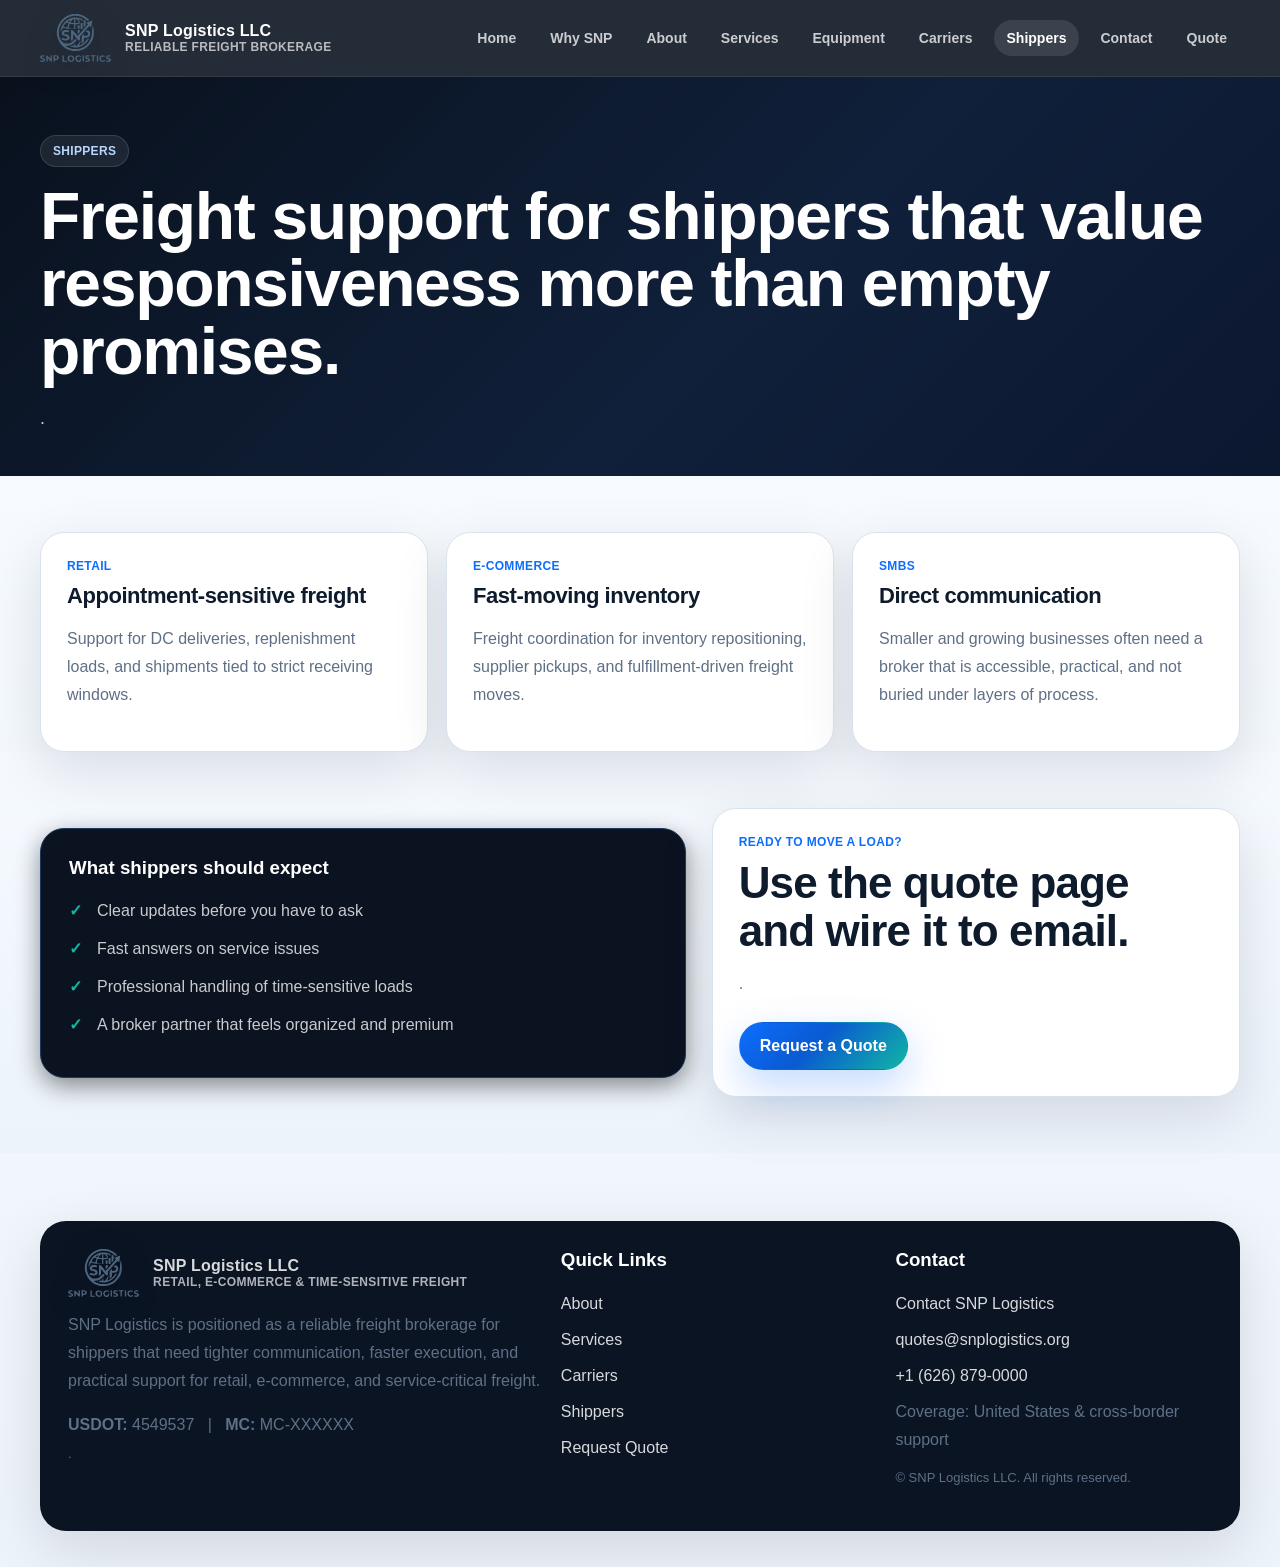
<file: shippers.html>
<!doctype html><html lang="en"><head><meta charset="utf-8"><meta name="viewport" content="width=device-width, initial-scale=1"><title>Shippers | SNP Logistics LLC</title><meta name="description" content="Shippers | SNP Logistics LLC"><style>
:root{
  --bg:#09111d;
  --bg-soft:#0f1b2e;
  --panel:#0d1727;
  --panel-2:#111f34;
  --card:#ffffff;
  --card-2:#f5f8fc;
  --text:#0e1b2c;
  --muted:#5e7086;
  --line:#d9e3ef;
  --brand:#0d6efd;
  --brand-2:#11b7a3;
  --ink:#ffffff;
  --shadow:0 18px 55px rgba(7,17,31,.12);
  --radius:24px;
  --max:1200px;
}
*{box-sizing:border-box}
html{scroll-behavior:smooth}
body{margin:0;font-family:Inter,Segoe UI,Arial,sans-serif;background:linear-gradient(180deg,#eef4fb 0%,#f7fbff 28%,#edf3fa 100%);color:var(--text)}
a{text-decoration:none;color:inherit}
img{display:block;max-width:100%}
.container{width:min(var(--max),calc(100% - 32px));margin:0 auto}
.site-header{position:sticky;top:0;z-index:40;background:rgba(8,17,29,.88);backdrop-filter:blur(16px);border-bottom:1px solid rgba(255,255,255,.08)}
.header-inner{display:flex;align-items:center;justify-content:space-between;gap:20px;padding:14px 0}
.brand{display:flex;align-items:center;gap:14px;color:#fff;font-weight:800;letter-spacing:.2px}
.brand img{height:48px;width:auto;object-fit:contain;filter:drop-shadow(0 6px 16px rgba(0,0,0,.24))}
.brand small{display:block;color:rgba(255,255,255,.68);font-size:12px;font-weight:600;letter-spacing:.35px;text-transform:uppercase}
.site-nav{display:flex;gap:8px;flex-wrap:wrap;justify-content:flex-end}
.site-nav a{padding:10px 13px;border-radius:999px;color:rgba(255,255,255,.76);font-weight:700;font-size:14px}
.site-nav a:hover,.site-nav a[aria-current="page"]{background:rgba(255,255,255,.1);color:#fff}
.hero{padding:72px 0 58px;background:radial-gradient(circle at top right,rgba(17,183,163,.14),transparent 28%),linear-gradient(135deg,#09111d,#10203a 58%,#0c1730);color:#fff}
.hero-grid,.split{display:grid;grid-template-columns:1.1fr .9fr;gap:26px;align-items:center}
.eyebrow{display:inline-flex;align-items:center;gap:8px;padding:8px 12px;border-radius:999px;background:rgba(255,255,255,.08);border:1px solid rgba(255,255,255,.12);font-size:12px;font-weight:800;letter-spacing:.32px;text-transform:uppercase;color:#b8d7ff}
.hero h1,.page-hero h1{font-size:clamp(34px,5.8vw,66px);line-height:1.02;margin:16px 0 14px;letter-spacing:-.02em}
.lead,.page-hero p{font-size:18px;line-height:1.75;color:rgba(255,255,255,.78);max-width:64ch}
.actions{display:flex;gap:12px;flex-wrap:wrap;margin-top:24px}
.btn{display:inline-flex;align-items:center;justify-content:center;padding:14px 20px;border-radius:999px;font-weight:800;border:1px solid transparent;transition:.22s ease;cursor:pointer}
.btn:hover{transform:translateY(-1px)}
.btn-primary{background:linear-gradient(135deg,var(--brand),#0a5ad2 45%,var(--brand-2));color:#fff;box-shadow:0 16px 40px rgba(13,110,253,.26)}
.btn-secondary{background:rgba(255,255,255,.08);border-color:rgba(255,255,255,.14);color:#fff}
.hero-card,.dark-card,.inline-cta,.card,.stat{border-radius:var(--radius);box-shadow:var(--shadow)}
.hero-card,.dark-card{background:#0b1220;border:1px solid #1e3a5f;box-shadow:0 8px 24px rgba(0,0,0,0.45);}
.hero-card{padding:20px}
.metric-grid{display:grid;grid-template-columns:repeat(3,1fr);gap:14px;margin-top:22px}
.stat{background:rgba(255,255,255,.08);padding:18px;border:1px solid rgba(255,255,255,.1)}
.stat strong{display:block;font-size:28px;color:#fff;margin-bottom:6px}
.section{padding:56px 0}
.section.alt{background:linear-gradient(180deg,#f6faff 0%,#ecf3fb 100%)}
.section h2{font-size:clamp(28px,4vw,44px);line-height:1.08;margin:0 0 12px;letter-spacing:-.02em}
.section-copy{max-width:72ch;color:var(--muted);line-height:1.8;margin:0 0 24px}
.grid-2,.grid-3,.grid-4{display:grid;gap:18px}
.grid-2{grid-template-columns:repeat(2,1fr)}
.grid-3{grid-template-columns:repeat(3,1fr)}
.grid-4{grid-template-columns:repeat(4,1fr)}
.card{background:#fff;border:1px solid var(--line);padding:26px}
.card h3{margin:0 0 10px;font-size:22px;letter-spacing:-.02em}
.card p,.card li,.row div,.footer-shell p,.footer-shell li,.badge-list li,.check-list li{color:var(--muted);line-height:1.75}
.kicker{font-size:12px;font-weight:900;letter-spacing:.34px;text-transform:uppercase;color:var(--brand);margin-bottom:10px}
.icon-box{width:56px;height:56px;border-radius:18px;display:grid;place-items:center;background:linear-gradient(135deg,#eaf4ff,#e7fbf9);margin-bottom:16px}
.dark-card{padding:28px;color:#fff}
.dark-card p,.dark-card li{color:rgba(255,255,255,.78)}
.badge-list,.check-list{list-style:none;padding:0;margin:16px 0 0}
.badge-list li,.check-list li{position:relative;padding-left:28px;margin:10px 0}
.badge-list li::before,.check-list li::before{content:'✓';position:absolute;left:0;top:0;color:var(--brand-2);font-weight:900}
.page-hero{padding:58px 0 24px;background:linear-gradient(135deg,#09111d,#10203a 58%,#0c1730);color:#fff}
.page-hero .hero-card{background:linear-gradient(180deg,rgba(255,255,255,.08),rgba(255,255,255,.04))}
.page-hero p{color:rgba(255,255,255,.78)}
.table-like{display:grid;gap:12px}
.row{display:grid;grid-template-columns:1fr 2fr;gap:16px;padding:18px 20px;background:#fff;border:1px solid var(--line);border-radius:20px}
.row strong{font-size:16px}
.inline-cta{display:flex;justify-content:space-between;align-items:center;gap:18px;padding:26px 28px;background:linear-gradient(135deg,#0e1a2f,#122845);color:#fff;border:1px solid rgba(255,255,255,.08)}
.inline-cta .small{color:rgba(255,255,255,.72)}
.quote-strip{display:grid;grid-template-columns:repeat(4,1fr);gap:14px;margin-top:18px}
.quote-strip .item{background:#fff;border:1px solid var(--line);border-radius:20px;padding:18px}
.quote-strip strong{display:block;color:var(--brand);font-size:20px;margin-bottom:6px}
.testimonial{background:linear-gradient(180deg,#fff,#f7fbff);border:1px solid var(--line);border-radius:24px;padding:24px;box-shadow:var(--shadow)}
.testimonial p{font-size:17px;line-height:1.8;color:#314258}
.testimonial .meta{margin-top:14px;font-weight:800;color:#0e1b2c}
.testimonial .meta span{display:block;font-size:13px;color:var(--muted);font-weight:600}
.form-grid{display:grid;grid-template-columns:repeat(2,1fr);gap:16px}
.form-grid .full{grid-column:1 / -1}
label{display:block;font-size:14px;font-weight:800}
input,select,textarea{width:100%;margin-top:8px;padding:14px 15px;border-radius:16px;border:1px solid #cad8e8;background:#fff;color:var(--text);font:inherit}
textarea{min-height:130px;resize:vertical}
.notice{padding:15px 18px;border-radius:16px;background:#f2f8ff;border:1px solid #cfe0f6;color:#355270}
footer.site-footer{padding:12px 0 36px}
.footer-shell{display:grid;grid-template-columns:1.2fr .8fr .8fr;gap:18px;padding:28px;background:#0b1423;color:#fff;border-radius:26px;box-shadow:var(--shadow)}
.footer-shell ul{list-style:none;padding:0;margin:0}
.footer-shell li{margin:8px 0}
.footer-shell a{color:rgba(255,255,255,.84)}
.small{font-size:13px;color:var(--muted)}
.center{text-align:center}
@media (max-width:980px){.hero-grid,.split,.grid-4,.grid-3,.grid-2,.footer-shell,.form-grid,.row,.quote-strip,.metric-grid{grid-template-columns:1fr}}
@media (max-width:860px){.header-inner{flex-direction:column;align-items:flex-start}.site-nav{justify-content:flex-start;overflow:auto;width:100%}}
</style></head><body><header class="site-header"><div class="container header-inner"><a class="brand" href="index.html" aria-label="SNP Logistics home"><img src="assets/icons/logo.svg" alt="SNP Logistics logo"><span>SNP Logistics LLC<small>Reliable Freight Brokerage</small></span></a><nav class="site-nav" aria-label="Primary"><a href="index.html">Home</a><a href="why-us.html">Why SNP</a><a href="about.html">About</a><a href="services.html">Services</a><a href="equipment.html">Equipment</a><a href="carriers.html">Carriers</a><a href="shippers.html" aria-current="page">Shippers</a><a href="contact.html">Contact</a><a href="request-quote.html">Quote</a></nav></div></header><main><section class="page-hero"><div class="container"><span class="eyebrow">Shippers</span><h1>Freight support for shippers that value responsiveness more than empty promises.</h1><p>.</p></div></section><section class="section"><div class="container grid-3"><article class="card"><div class="kicker">Retail</div><h3>Appointment-sensitive freight</h3><p>Support for DC deliveries, replenishment loads, and shipments tied to strict receiving windows.</p></article><article class="card"><div class="kicker">E-commerce</div><h3>Fast-moving inventory</h3><p>Freight coordination for inventory repositioning, supplier pickups, and fulfillment-driven freight moves.</p></article><article class="card"><div class="kicker">SMBs</div><h3>Direct communication</h3><p>Smaller and growing businesses often need a broker that is accessible, practical, and not buried under layers of process.</p></article></div></div><section class="section alt"><div class="container split"><article class="dark-card"><h3 style="margin-top:0">What shippers should expect</h3><ul class="badge-list"><li>Clear updates before you have to ask</li><li>Fast answers on service issues</li><li>Professional handling of time-sensitive loads</li><li>A broker partner that feels organized and premium</li></ul></article><article class="card"><div class="kicker">Ready to move a load?</div><h2 style="margin-top:0">Use the quote page and wire it to email.</h2><p>.</p><div class="actions"><a class="btn btn-primary" href="request-quote.html">Request a Quote</a></div></article></div></section></main><footer class="site-footer"><div class="container"><div class="footer-shell"><div><a class="brand" href="index.html" aria-label="SNP Logistics home"><img src="assets/icons/logo.svg" alt="SNP Logistics logo"><span>SNP Logistics LLC<small>Retail, e-commerce &amp; time-sensitive freight</small></span></a><p style="margin-top:14px">SNP Logistics is positioned as a reliable freight brokerage for shippers that need tighter communication, faster execution, and practical support for retail, e-commerce, and service-critical freight.</p><p><strong>USDOT:</strong> 4549537 &nbsp; | &nbsp; <strong>MC:</strong> MC-XXXXXX<br><span class="small">.</span></p></div><div><h3 style="margin-top:0">Quick Links</h3><ul><li><a href="about.html">About</a></li><li><a href="services.html">Services</a></li><li><a href="carriers.html">Carriers</a></li><li><a href="shippers.html">Shippers</a></li><li><a href="request-quote.html">Request Quote</a></li></ul></div><div><h3 style="margin-top:0">Contact</h3><ul><li><a href="contact.html">Contact SNP Logistics</a></li><li><a href="mailto:quotes@snplogistics.org">quotes@snplogistics.org</a></li><li><a href="tel:+1-000-000-0000">+1 (626) 879-0000</a></li><li>Coverage: United States &amp; cross-border support</li></ul><p class="small">© SNP Logistics LLC. All rights reserved.</p></div></div></div></footer></body></html>
</file>
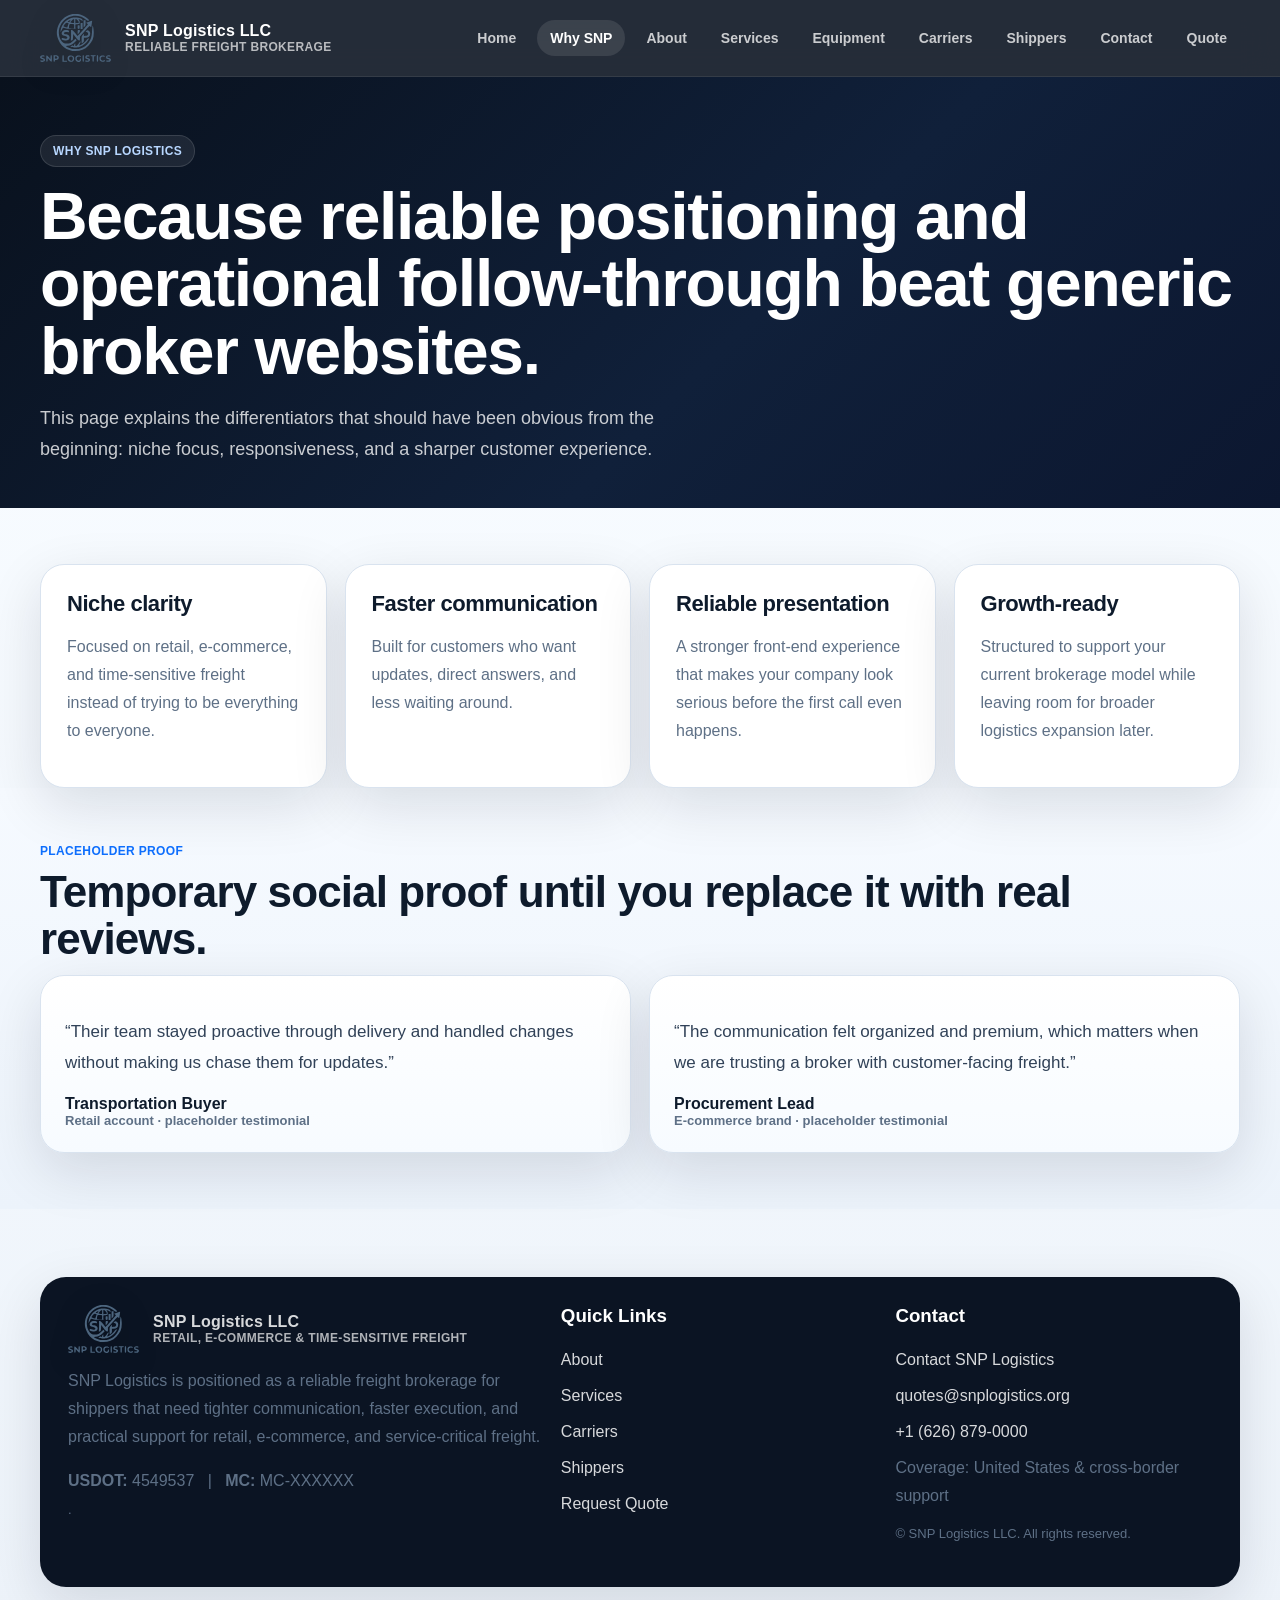
<file: why-us.html>
<!doctype html><html lang="en"><head><meta charset="utf-8"><meta name="viewport" content="width=device-width, initial-scale=1"><title>Why SNP Logistics | SNP Logistics LLC</title><meta name="description" content="Why SNP Logistics | SNP Logistics LLC"><style>
:root{
  --bg:#09111d;
  --bg-soft:#0f1b2e;
  --panel:#0d1727;
  --panel-2:#111f34;
  --card:#ffffff;
  --card-2:#f5f8fc;
  --text:#0e1b2c;
  --muted:#5e7086;
  --line:#d9e3ef;
  --brand:#0d6efd;
  --brand-2:#11b7a3;
  --ink:#ffffff;
  --shadow:0 18px 55px rgba(7,17,31,.12);
  --radius:24px;
  --max:1200px;
}
*{box-sizing:border-box}
html{scroll-behavior:smooth}
body{margin:0;font-family:Inter,Segoe UI,Arial,sans-serif;background:linear-gradient(180deg,#eef4fb 0%,#f7fbff 28%,#edf3fa 100%);color:var(--text)}
a{text-decoration:none;color:inherit}
img{display:block;max-width:100%}
.container{width:min(var(--max),calc(100% - 32px));margin:0 auto}
.site-header{position:sticky;top:0;z-index:40;background:rgba(8,17,29,.88);backdrop-filter:blur(16px);border-bottom:1px solid rgba(255,255,255,.08)}
.header-inner{display:flex;align-items:center;justify-content:space-between;gap:20px;padding:14px 0}
.brand{display:flex;align-items:center;gap:14px;color:#fff;font-weight:800;letter-spacing:.2px}
.brand img{height:48px;width:auto;object-fit:contain;filter:drop-shadow(0 6px 16px rgba(0,0,0,.24))}
.brand small{display:block;color:rgba(255,255,255,.68);font-size:12px;font-weight:600;letter-spacing:.35px;text-transform:uppercase}
.site-nav{display:flex;gap:8px;flex-wrap:wrap;justify-content:flex-end}
.site-nav a{padding:10px 13px;border-radius:999px;color:rgba(255,255,255,.76);font-weight:700;font-size:14px}
.site-nav a:hover,.site-nav a[aria-current="page"]{background:rgba(255,255,255,.1);color:#fff}
.hero{padding:72px 0 58px;background:radial-gradient(circle at top right,rgba(17,183,163,.14),transparent 28%),linear-gradient(135deg,#09111d,#10203a 58%,#0c1730);color:#fff}
.hero-grid,.split{display:grid;grid-template-columns:1.1fr .9fr;gap:26px;align-items:center}
.eyebrow{display:inline-flex;align-items:center;gap:8px;padding:8px 12px;border-radius:999px;background:rgba(255,255,255,.08);border:1px solid rgba(255,255,255,.12);font-size:12px;font-weight:800;letter-spacing:.32px;text-transform:uppercase;color:#b8d7ff}
.hero h1,.page-hero h1{font-size:clamp(34px,5.8vw,66px);line-height:1.02;margin:16px 0 14px;letter-spacing:-.02em}
.lead,.page-hero p{font-size:18px;line-height:1.75;color:rgba(255,255,255,.78);max-width:64ch}
.actions{display:flex;gap:12px;flex-wrap:wrap;margin-top:24px}
.btn{display:inline-flex;align-items:center;justify-content:center;padding:14px 20px;border-radius:999px;font-weight:800;border:1px solid transparent;transition:.22s ease;cursor:pointer}
.btn:hover{transform:translateY(-1px)}
.btn-primary{background:linear-gradient(135deg,var(--brand),#0a5ad2 45%,var(--brand-2));color:#fff;box-shadow:0 16px 40px rgba(13,110,253,.26)}
.btn-secondary{background:rgba(255,255,255,.08);border-color:rgba(255,255,255,.14);color:#fff}
.hero-card,.dark-card,.inline-cta,.card,.stat{border-radius:var(--radius);box-shadow:var(--shadow)}
.hero-card,.dark-card{background:linear-gradient(180deg,rgba(255,255,255,.08),rgba(255,255,255,.04));border:1px solid rgba(255,255,255,.1)}
.hero-card{padding:20px}
.metric-grid{display:grid;grid-template-columns:repeat(3,1fr);gap:14px;margin-top:22px}
.stat{background:rgba(255,255,255,.08);padding:18px;border:1px solid rgba(255,255,255,.1)}
.stat strong{display:block;font-size:28px;color:#fff;margin-bottom:6px}
.section{padding:56px 0}
.section.alt{background:linear-gradient(180deg,#f6faff 0%,#ecf3fb 100%)}
.section h2{font-size:clamp(28px,4vw,44px);line-height:1.08;margin:0 0 12px;letter-spacing:-.02em}
.section-copy{max-width:72ch;color:var(--muted);line-height:1.8;margin:0 0 24px}
.grid-2,.grid-3,.grid-4{display:grid;gap:18px}
.grid-2{grid-template-columns:repeat(2,1fr)}
.grid-3{grid-template-columns:repeat(3,1fr)}
.grid-4{grid-template-columns:repeat(4,1fr)}
.card{background:#fff;border:1px solid var(--line);padding:26px}
.card h3{margin:0 0 10px;font-size:22px;letter-spacing:-.02em}
.card p,.card li,.row div,.footer-shell p,.footer-shell li,.badge-list li,.check-list li{color:var(--muted);line-height:1.75}
.kicker{font-size:12px;font-weight:900;letter-spacing:.34px;text-transform:uppercase;color:var(--brand);margin-bottom:10px}
.icon-box{width:56px;height:56px;border-radius:18px;display:grid;place-items:center;background:linear-gradient(135deg,#eaf4ff,#e7fbf9);margin-bottom:16px}
.dark-card{padding:28px;color:#fff}
.dark-card p,.dark-card li{color:rgba(255,255,255,.78)}
.badge-list,.check-list{list-style:none;padding:0;margin:16px 0 0}
.badge-list li,.check-list li{position:relative;padding-left:28px;margin:10px 0}
.badge-list li::before,.check-list li::before{content:'✓';position:absolute;left:0;top:0;color:var(--brand-2);font-weight:900}
.page-hero{padding:58px 0 24px;background:linear-gradient(135deg,#09111d,#10203a 58%,#0c1730);color:#fff}
.page-hero .hero-card{background:linear-gradient(180deg,rgba(255,255,255,.08),rgba(255,255,255,.04))}
.page-hero p{color:rgba(255,255,255,.78)}
.table-like{display:grid;gap:12px}
.row{display:grid;grid-template-columns:1fr 2fr;gap:16px;padding:18px 20px;background:#fff;border:1px solid var(--line);border-radius:20px}
.row strong{font-size:16px}
.inline-cta{display:flex;justify-content:space-between;align-items:center;gap:18px;padding:26px 28px;background:linear-gradient(135deg,#0e1a2f,#122845);color:#fff;border:1px solid rgba(255,255,255,.08)}
.inline-cta .small{color:rgba(255,255,255,.72)}
.quote-strip{display:grid;grid-template-columns:repeat(4,1fr);gap:14px;margin-top:18px}
.quote-strip .item{background:#fff;border:1px solid var(--line);border-radius:20px;padding:18px}
.quote-strip strong{display:block;color:var(--brand);font-size:20px;margin-bottom:6px}
.testimonial{background:linear-gradient(180deg,#fff,#f7fbff);border:1px solid var(--line);border-radius:24px;padding:24px;box-shadow:var(--shadow)}
.testimonial p{font-size:17px;line-height:1.8;color:#314258}
.testimonial .meta{margin-top:14px;font-weight:800;color:#0e1b2c}
.testimonial .meta span{display:block;font-size:13px;color:var(--muted);font-weight:600}
.form-grid{display:grid;grid-template-columns:repeat(2,1fr);gap:16px}
.form-grid .full{grid-column:1 / -1}
label{display:block;font-size:14px;font-weight:800}
input,select,textarea{width:100%;margin-top:8px;padding:14px 15px;border-radius:16px;border:1px solid #cad8e8;background:#fff;color:var(--text);font:inherit}
textarea{min-height:130px;resize:vertical}
.notice{padding:15px 18px;border-radius:16px;background:#f2f8ff;border:1px solid #cfe0f6;color:#355270}
footer.site-footer{padding:12px 0 36px}
.footer-shell{display:grid;grid-template-columns:1.2fr .8fr .8fr;gap:18px;padding:28px;background:#0b1423;color:#fff;border-radius:26px;box-shadow:var(--shadow)}
.footer-shell ul{list-style:none;padding:0;margin:0}
.footer-shell li{margin:8px 0}
.footer-shell a{color:rgba(255,255,255,.84)}
.small{font-size:13px;color:var(--muted)}
.center{text-align:center}
@media (max-width:980px){.hero-grid,.split,.grid-4,.grid-3,.grid-2,.footer-shell,.form-grid,.row,.quote-strip,.metric-grid{grid-template-columns:1fr}}
@media (max-width:860px){.header-inner{flex-direction:column;align-items:flex-start}.site-nav{justify-content:flex-start;overflow:auto;width:100%}}
</style></head><body><header class="site-header"><div class="container header-inner"><a class="brand" href="index.html" aria-label="SNP Logistics home"><img src="assets/icons/logo.svg" alt="SNP Logistics logo"><span>SNP Logistics LLC<small>Reliable Freight Brokerage</small></span></a><nav class="site-nav" aria-label="Primary"><a href="index.html">Home</a><a href="why-us.html" aria-current="page">Why SNP</a><a href="about.html">About</a><a href="services.html">Services</a><a href="equipment.html">Equipment</a><a href="carriers.html">Carriers</a><a href="shippers.html">Shippers</a><a href="contact.html">Contact</a><a href="request-quote.html">Quote</a></nav></div></header><main><section class="page-hero"><div class="container"><span class="eyebrow">Why SNP Logistics</span><h1>Because reliable positioning and operational follow-through beat generic broker websites.</h1><p>This page explains the differentiators that should have been obvious from the beginning: niche focus, responsiveness, and a sharper customer experience.</p></div></section><section class="section"><div class="container grid-4"><article class="card"><h3>Niche clarity</h3><p>Focused on retail, e-commerce, and time-sensitive freight instead of trying to be everything to everyone.</p></article><article class="card"><h3>Faster communication</h3><p>Built for customers who want updates, direct answers, and less waiting around.</p></article><article class="card"><h3>Reliable presentation</h3><p>A stronger front-end experience that makes your company look serious before the first call even happens.</p></article><article class="card"><h3>Growth-ready</h3><p>Structured to support your current brokerage model while leaving room for broader logistics expansion later.</p></article></div></div><section class="section alt"><div class="container"><div class="kicker">Placeholder proof</div><h2>Temporary social proof until you replace it with real reviews.</h2><div class="grid-2"><article class="testimonial"><p>“Their team stayed proactive through delivery and handled changes without making us chase them for updates.”</p><div class="meta">Transportation Buyer<span>Retail account · placeholder testimonial</span></div></article><article class="testimonial"><p>“The communication felt organized and premium, which matters when we are trusting a broker with customer-facing freight.”</p><div class="meta">Procurement Lead<span>E-commerce brand · placeholder testimonial</span></div></article></div></div></section></main><footer class="site-footer"><div class="container"><div class="footer-shell"><div><a class="brand" href="index.html" aria-label="SNP Logistics home"><img src="assets/icons/logo.svg" alt="SNP Logistics logo"><span>SNP Logistics LLC<small>Retail, e-commerce &amp; time-sensitive freight</small></span></a><p style="margin-top:14px">SNP Logistics is positioned as a reliable freight brokerage for shippers that need tighter communication, faster execution, and practical support for retail, e-commerce, and service-critical freight.</p><p><strong>USDOT:</strong> 4549537 &nbsp; | &nbsp; <strong>MC:</strong> MC-XXXXXX<br><span class="small">.</span></p></div><div><h3 style="margin-top:0">Quick Links</h3><ul><li><a href="about.html">About</a></li><li><a href="services.html">Services</a></li><li><a href="carriers.html">Carriers</a></li><li><a href="shippers.html">Shippers</a></li><li><a href="request-quote.html">Request Quote</a></li></ul></div><div><h3 style="margin-top:0">Contact</h3><ul><li><a href="contact.html">Contact SNP Logistics</a></li><li><a href="mailto:quotes@snplogistics.org">quotes@snplogistics.org</a></li><li><a href="tel:+1-000-000-0000">+1 (626) 879-0000</a></li><li>Coverage: United States &amp; cross-border support</li></ul><p class="small">© SNP Logistics LLC. All rights reserved.</p></div></div></div></footer></body></html>
</file>
